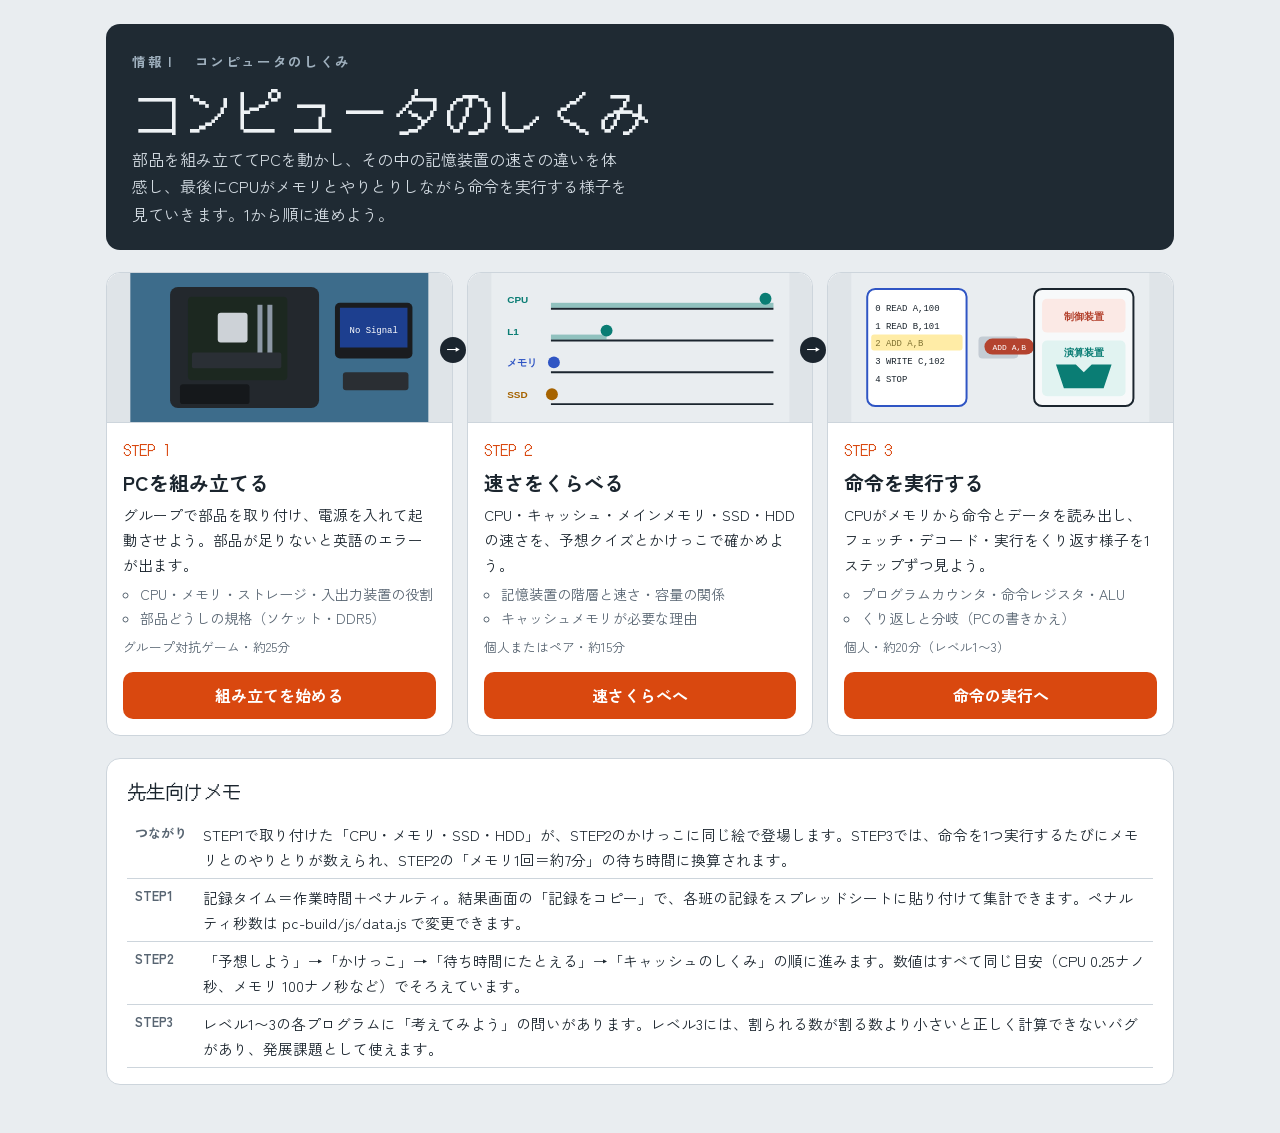
<file: index.html>
<!DOCTYPE html>
<html lang="ja">
<head>
<meta charset="utf-8">
<meta name="viewport" content="width=device-width, initial-scale=1, viewport-fit=cover">
<meta name="description" content="PCを組み立て、記憶装置の速さをくらべ、CPUが命令を実行するしくみを見る。情報Ⅰ「コンピュータのしくみ」の3ステップ教材">
<title>コンピュータのしくみ</title>
<link rel="preconnect" href="https://fonts.googleapis.com">
<link rel="preconnect" href="https://fonts.gstatic.com" crossorigin>
<link rel="stylesheet" href="https://fonts.googleapis.com/css2?family=DotGothic16&family=Zen+Kaku+Gothic+New:wght@400;500;700&display=swap">
<style>
/* Layout: 見出し → 3ステップを左から右へ（狭い画面では縦） → 先生向けメモ */
:root {
  --paper: #e9edf0; --panel: #ffffff; --ink: #1b252e; --muted: #586572; --line: #cdd5dc;
  --accent: #d9480f; --hud: #1f2a33; --hud-ink: #eef2f5; --hud-muted: #9fb0be;
  --f-display: "DotGothic16", "Zen Kaku Gothic New", "Hiragino Sans", "Yu Gothic", sans-serif;
  --f-body: "Zen Kaku Gothic New", "Hiragino Sans", "Yu Gothic", "Meiryo", sans-serif;
  color-scheme: light;
}
* { box-sizing: border-box; }
html, body { margin: 0; }
body { background: var(--paper); color: var(--ink); font-family: var(--f-body); font-size: 16px; line-height: 1.7; }
.wrap { max-width: 1100px; margin: 0 auto; padding-inline: 16px; padding-block: 24px 48px; display: grid; gap: 22px; }
.hero { background: var(--hud); color: var(--hud-ink); border-radius: 14px; padding: 26px 26px 22px; display: grid; gap: 8px; }
.hero .eyebrow { margin: 0; color: var(--hud-muted); font-size: .85rem; letter-spacing: .12em; font-weight: 700; }
h1 { font-family: var(--f-display); font-weight: 400; font-size: clamp(2rem, 6vw, 3.1rem); line-height: 1.15; margin: 0; letter-spacing: .04em; }
.hero p { margin: 0; max-width: 62ch; color: #d3dbe2; }
.steps { list-style: none; margin: 0; padding: 0; display: grid; grid-template-columns: repeat(3, minmax(0, 1fr)); gap: 14px; counter-reset: s; }
.card { position: relative; background: var(--panel); border: 1px solid var(--line); border-radius: 14px; overflow: hidden; display: grid; grid-template-rows: auto 1fr auto; min-width: 0; }
.card .pic { background: #dfe4e8; display: grid; place-items: center; height: 150px; border-bottom: 1px solid var(--line); }
.card .pic svg { width: 100%; height: 100%; display: block; }
.card .body { padding: 14px 16px; display: grid; gap: 6px; align-content: start; }
.card .no { font-family: var(--f-display); color: var(--accent); font-size: .95rem; }
.card h2 { margin: 0; font-size: 1.25rem; line-height: 1.35; }
.card p { margin: 0; font-size: .92rem; }
.card .learn { margin: 0; padding-left: 1.2em; font-size: .88rem; color: var(--muted); }
.card .meta { font-size: .8rem; color: var(--muted); }
.card a.go { margin: 0 16px 16px; display: block; text-align: center; background: var(--accent); color: #fff; font-weight: 700; text-decoration: none; padding: 10px; border-radius: 10px; }
.card a.go:focus-visible { outline: 3px solid #ffd43b; outline-offset: 2px; }
.card:not(:last-child)::after { content: "→"; position: absolute; right: -14px; top: 64px; z-index: 2; width: 26px; height: 26px; border-radius: 50%; background: var(--ink); color: #fff; display: grid; place-items: center; font-weight: 700; font-size: .9rem; }
.card { overflow: visible; }
.card .pic { border-radius: 14px 14px 0 0; overflow: hidden; }
.teacher { background: var(--panel); border: 1px solid var(--line); border-radius: 14px; padding: 16px 20px; display: grid; gap: 8px; }
.teacher h2 { margin: 0; font-family: var(--f-display); font-weight: 400; font-size: 1.2rem; }
.teacher table { border-collapse: collapse; width: 100%; font-size: .92rem; }
.teacher th, .teacher td { text-align: left; padding: 6px 8px; border-bottom: 1px solid var(--line); vertical-align: top; }
.teacher th { white-space: nowrap; color: var(--muted); font-size: .82rem; }
.teacher p { margin: 0; font-size: .88rem; color: var(--muted); }
.tbl { overflow-x: auto; }
@media (max-width: 820px) {
  .steps { grid-template-columns: minmax(0, 1fr); }
  .card:not(:last-child)::after { content: "↓"; right: 50%; top: auto; bottom: -20px; transform: translateX(50%); }
}
</style>
</head>
<body>
<div class="wrap">
  <header class="hero">
    <p class="eyebrow">情報Ⅰ　コンピュータのしくみ</p>
    <h1>コンピュータのしくみ</h1>
    <p>部品を組み立ててPCを動かし、その中の記憶装置の速さの違いを体感し、最後にCPUがメモリとやりとりしながら命令を実行する様子を見ていきます。1から順に進めよう。</p>
  </header>

  <ol class="steps">
    <li class="card">
      <div class="pic" aria-hidden="true">
        <svg viewBox="0 0 300 150"><rect width="300" height="150" fill="#3d6c8b"/><rect x="40" y="14" width="150" height="122" rx="8" fill="#23282d"/><rect x="58" y="24" width="100" height="84" rx="4" fill="#1c2820"/><rect x="88" y="40" width="30" height="30" rx="3" fill="#cdd2d7"/><rect x="128" y="32" width="5" height="56" fill="#8d98a5"/><rect x="138" y="32" width="5" height="56" fill="#8d98a5"/><rect x="62" y="80" width="90" height="16" rx="2" fill="#2a2f35"/><rect x="50" y="112" width="70" height="20" rx="3" fill="#15181b"/><rect x="206" y="30" width="78" height="56" rx="5" fill="#1a1c1f"/><rect x="211" y="35" width="68" height="40" fill="#1d3f8f"/><text x="245" y="60" font-size="9" fill="#fff" text-anchor="middle" font-family="monospace">No Signal</text><rect x="214" y="100" width="66" height="18" rx="3" fill="#2a2e33"/></svg>
      </div>
      <div class="body">
        <span class="no">STEP 1</span>
        <h2>PCを組み立てる</h2>
        <p>グループで部品を取り付け、電源を入れて起動させよう。部品が足りないと英語のエラーが出ます。</p>
        <ul class="learn"><li>CPU・メモリ・ストレージ・入出力装置の役割</li><li>部品どうしの規格（ソケット・DDR5）</li></ul>
        <span class="meta">グループ対抗ゲーム・約25分</span>
      </div>
      <a class="go" href="pc-build/index.html">組み立てを始める</a>
    </li>
    <li class="card">
      <div class="pic" aria-hidden="true">
        <svg viewBox="0 0 300 150"><rect width="300" height="150" fill="#e9edf0"/><g font-family="sans-serif" font-size="10" font-weight="700"><text x="16" y="30" fill="#0a7d74">CPU</text><text x="16" y="62" fill="#0a7d74">L1</text><text x="16" y="94" fill="#2f55c4">メモリ</text><text x="16" y="126" fill="#a66300">SSD</text></g><g stroke="#1b252e" stroke-width="2"><line x1="60" y1="36" x2="284" y2="36"/><line x1="60" y1="68" x2="284" y2="68"/><line x1="60" y1="100" x2="284" y2="100"/><line x1="60" y1="132" x2="284" y2="132"/></g><rect x="60" y="30" width="224" height="5" fill="#0a7d74" opacity=".4"/><circle cx="276" cy="26" r="6" fill="#0a7d74"/><rect x="60" y="62" width="56" height="5" fill="#0a7d74" opacity=".4"/><circle cx="116" cy="58" r="6" fill="#0a7d74"/><circle cx="63" cy="90" r="6" fill="#2f55c4"/><circle cx="61" cy="122" r="6" fill="#a66300"/></svg>
      </div>
      <div class="body">
        <span class="no">STEP 2</span>
        <h2>速さをくらべる</h2>
        <p>CPU・キャッシュ・メインメモリ・SSD・HDDの速さを、予想クイズとかけっこで確かめよう。</p>
        <ul class="learn"><li>記憶装置の階層と速さ・容量の関係</li><li>キャッシュメモリが必要な理由</li></ul>
        <span class="meta">個人またはペア・約15分</span>
      </div>
      <a class="go" href="memory-race.html">速さくらべへ</a>
    </li>
    <li class="card">
      <div class="pic" aria-hidden="true">
        <svg viewBox="0 0 300 150"><rect width="300" height="150" fill="#e9edf0"/><rect x="16" y="16" width="100" height="118" rx="8" fill="#fff" stroke="#2f55c4" stroke-width="2"/><g font-family="monospace" font-size="9" fill="#1b252e"><text x="24" y="38">0 READ A,100</text><text x="24" y="56">1 READ B,101</text><text x="24" y="74">2 ADD A,B</text><text x="24" y="92">3 WRITE C,102</text><text x="24" y="110">4 STOP</text></g><rect x="20" y="62" width="92" height="16" rx="3" fill="#ffd43b" opacity=".45"/><rect x="128" y="64" width="40" height="22" rx="4" fill="#c4ccd4"/><rect x="134" y="66" width="50" height="16" rx="8" fill="#b4432f"/><text x="159" y="78" font-size="8" fill="#fff" text-anchor="middle" font-family="monospace">ADD A,B</text><rect x="184" y="16" width="100" height="118" rx="8" fill="#f7f9fa" stroke="#1b252e" stroke-width="2"/><rect x="192" y="26" width="84" height="34" rx="5" fill="#fbe9e5"/><text x="234" y="47" font-size="10" text-anchor="middle" fill="#b4432f" font-family="sans-serif" font-weight="700">制御装置</text><rect x="192" y="68" width="84" height="56" rx="5" fill="#e1f3f1"/><polygon points="206,92 226,92 234,100 242,92 262,92 254,116 214,116" fill="#0a7d74"/><text x="234" y="84" font-size="10" text-anchor="middle" fill="#0a7d74" font-family="sans-serif" font-weight="700">演算装置</text></svg>
      </div>
      <div class="body">
        <span class="no">STEP 3</span>
        <h2>命令を実行する</h2>
        <p>CPUがメモリから命令とデータを読み出し、フェッチ・デコード・実行をくり返す様子を1ステップずつ見よう。</p>
        <ul class="learn"><li>プログラムカウンタ・命令レジスタ・ALU</li><li>くり返しと分岐（PCの書きかえ）</li></ul>
        <span class="meta">個人・約20分（レベル1〜3）</span>
      </div>
      <a class="go" href="calculater.html">命令の実行へ</a>
    </li>
  </ol>

  <section class="teacher" aria-label="先生向けメモ">
    <h2>先生向けメモ</h2>
    <div class="tbl">
      <table>
        <tr><th>つながり</th><td>STEP1で取り付けた「CPU・メモリ・SSD・HDD」が、STEP2のかけっこに同じ絵で登場します。STEP3では、命令を1つ実行するたびにメモリとのやりとりが数えられ、STEP2の「メモリ1回＝約7分」の待ち時間に換算されます。</td></tr>
        <tr><th>STEP1</th><td>記録タイム＝作業時間＋ペナルティ。結果画面の「記録をコピー」で、各班の記録をスプレッドシートに貼り付けて集計できます。ペナルティ秒数は pc-build/js/data.js で変更できます。</td></tr>
        <tr><th>STEP2</th><td>「予想しよう」→「かけっこ」→「待ち時間にたとえる」→「キャッシュのしくみ」の順に進みます。数値はすべて同じ目安（CPU 0.25ナノ秒、メモリ 100ナノ秒など）でそろえています。</td></tr>
        <tr><th>STEP3</th><td>レベル1〜3の各プログラムに「考えてみよう」の問いがあります。レベル3には、割られる数が割る数より小さいと正しく計算できないバグがあり、発展課題として使えます。</td></tr>
      </table>
    </div>
  </section>
</div>
</body>
</html>
</file>
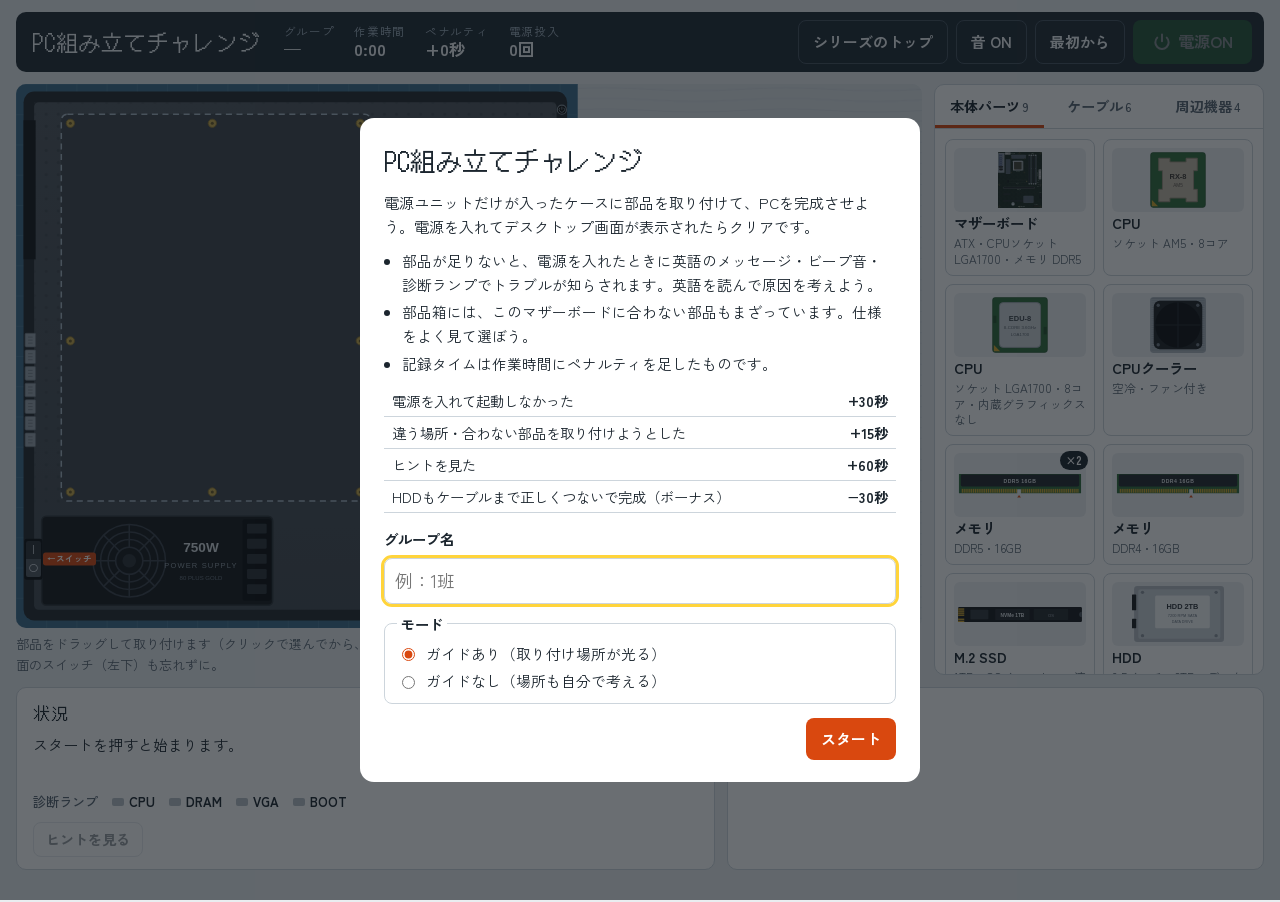
<file: pc-build/index.html>
<!DOCTYPE html>
<html lang="ja">
<head>
<meta charset="utf-8">
<meta name="viewport" content="width=device-width, initial-scale=1, viewport-fit=cover">
<meta name="description" content="部品を組み合わせてPCを組み立て、電源を入れて起動させるグループ対抗ゲーム。足りない部品があると実機と同じようなエラーが出ます。">
<title>PC組み立てチャレンジ</title>
<link rel="preconnect" href="https://fonts.googleapis.com">
<link rel="preconnect" href="https://fonts.gstatic.com" crossorigin>
<link rel="stylesheet" href="https://fonts.googleapis.com/css2?family=DotGothic16&family=VT323&family=Zen+Kaku+Gothic+New:wght@400;500;700&display=swap">
<link rel="stylesheet" href="css/style.css">
</head>
<body>
<div class="app">
  <header class="hud">
    <h1 class="title">PC組み立てチャレンジ</h1>
    <dl class="hud-stats">
      <div><dt>グループ</dt><dd id="hudGroup">—</dd></div>
      <div><dt>作業時間</dt><dd class="num" id="hudTime">0:00</dd></div>
      <div><dt>ペナルティ</dt><dd class="num" id="hudPen">+0秒</dd></div>
      <div><dt>電源投入</dt><dd class="num" id="hudTries">0回</dd></div>
    </dl>
    <div class="hud-actions">
      <a class="btn ghost" href="../index.html">シリーズのトップ</a>
      <button type="button" class="btn ghost" id="soundBtn" aria-pressed="true">音 ON</button>
      <button type="button" class="btn ghost" id="restartBtn">最初から</button>
      <button type="button" class="btn power" id="powerBtn" disabled>
        <svg viewBox="0 0 24 24" aria-hidden="true"><path d="M12 3v8M6.3 6.8a8 8 0 1 0 11.4 0" fill="none" stroke="currentColor" stroke-width="2.4" stroke-linecap="round"/></svg>
        <span id="powerLabel">電源ON</span>
      </button>
    </div>
  </header>

  <main class="layout">
    <section class="stage-col" aria-label="作業台">
      <div class="stage" id="stage">
        <img class="bg" src="images/workbench.svg" alt="電源ユニットだけが入ったPCケースと作業台">
        <div class="layer" id="placedLayer"></div>
        <svg class="layer cables" id="cableLayer" viewBox="0 0 1200 720" preserveAspectRatio="none" aria-hidden="true"></svg>
        <div class="layer targets" id="targetLayer"></div>
        <div class="board-leds" id="boardLeds" hidden>
          <span data-led="0"></span><span data-led="1"></span><span data-led="2"></span><span data-led="3"></span>
        </div>
        <span class="case-led" id="caseLed" aria-hidden="true"></span>
        <button type="button" class="psu-switch" id="psuSwitch" aria-pressed="false" title="電源ユニットのスイッチ">
          <span class="rocker"><i>｜</i><i>○</i></span>
        </button>
        <div class="screen" id="screen" hidden title="クリックで拡大"></div>
      </div>
      <p class="help">部品をドラッグして取り付けます（クリックで選んでから、置き場所をクリックしてもOK）。取り付けた部品をクリックすると外せます。電源ユニット背面のスイッチ（左下）も忘れずに。</p>
    </section>

    <aside class="tray" aria-label="部品箱">
      <div class="tabs" id="tabs" role="tablist"></div>
      <div class="cards" id="cards"></div>
    </aside>
  </main>

  <section class="below">
    <div class="panel status">
      <h2>状況</h2>
      <p id="obs" class="obs">スタートを押すと始まります。</p>
      <div class="led-row" aria-label="マザーボードの診断ランプ">
        <span class="led-title">診断ランプ</span>
        <span class="led" data-led="0"><i></i>CPU</span>
        <span class="led" data-led="1"><i></i>DRAM</span>
        <span class="led" data-led="2"><i></i>VGA</span>
        <span class="led" data-led="3"><i></i>BOOT</span>
      </div>
      <div class="hint-box">
        <button type="button" class="btn small" id="hintBtn" disabled>ヒントを見る</button>
        <p id="hintText" class="hint-text" hidden></p>
      </div>
    </div>
    <div class="panel">
      <h2>電源投入の記録</h2>
      <ol class="log" id="log"><li class="empty">まだ電源を入れていません。</li></ol>
    </div>
  </section>
</div>

<!-- スタート画面 -->
<div class="modal" id="startModal" role="dialog" aria-modal="true" aria-labelledby="startTitle">
  <div class="sheet">
    <h2 id="startTitle" class="sheet-title">PC組み立てチャレンジ</h2>
    <p>電源ユニットだけが入ったケースに部品を取り付けて、PCを完成させよう。電源を入れてデスクトップ画面が表示されたらクリアです。</p>
    <ul class="rules">
      <li>部品が足りないと、電源を入れたときに英語のメッセージ・ビープ音・診断ランプでトラブルが知らされます。英語を読んで原因を考えよう。</li>
      <li>部品箱には、このマザーボードに合わない部品もまざっています。仕様をよく見て選ぼう。</li>
      <li>記録タイムは作業時間にペナルティを足したものです。</li>
    </ul>
    <table class="pen-table" id="penTable"></table>
    <form id="startForm" class="start-form">
      <label for="groupName">グループ名</label>
      <input id="groupName" type="text" maxlength="20" placeholder="例：1班" autocomplete="off" required>
      <fieldset>
        <legend>モード</legend>
        <label class="radio"><input type="radio" name="mode" id="modeGuide" value="guide" checked> ガイドあり（取り付け場所が光る）</label>
        <label class="radio"><input type="radio" name="mode" id="modeHard" value="hard"> ガイドなし（場所も自分で考える）</label>
      </fieldset>
      <div class="sheet-actions">
        <button type="button" class="btn ghost-dark" id="cancelStart" hidden>閉じる</button>
        <button type="submit" class="btn primary">スタート</button>
      </div>
    </form>
  </div>
</div>

<!-- 結果画面 -->
<div class="modal" id="resultModal" hidden role="dialog" aria-modal="true" aria-labelledby="resultTitle">
  <div class="sheet wide">
    <p class="eyebrow">起動成功</p>
    <h2 id="resultTitle" class="sheet-title"><span id="resGroup"></span> の記録</h2>
    <p class="big-time num" id="resTime">0:00.0</p>
    <table class="breakdown" id="resTable"></table>
    <h3>出会ったトラブルと解説</h3>
    <ul class="troubles" id="resTroubles"></ul>
    <textarea id="copyArea" class="copy-area" readonly hidden></textarea>
    <div class="sheet-actions">
      <button type="button" class="btn ghost-dark" id="copyBtn">記録をコピー</button>
      <button type="button" class="btn ghost-dark" id="againBtn">もう一度</button>
      <a class="btn primary" href="../memory-race.html">次へ：② 速さをくらべる →</a>
    </div>
  </div>
</div>

<!-- 画面の拡大 -->
<div class="modal" id="zoomModal" hidden role="dialog" aria-modal="true" aria-label="モニター画面の拡大">
  <div class="zoom-wrap">
    <div class="screen big" id="zoomScreen"></div>
    <button type="button" class="btn primary" id="zoomClose">閉じる</button>
  </div>
</div>

<div class="toast" id="toast" role="status" aria-live="polite"></div>

<script src="js/data.js"></script>
<script src="js/app.js"></script>
</body>
</html>
</file>
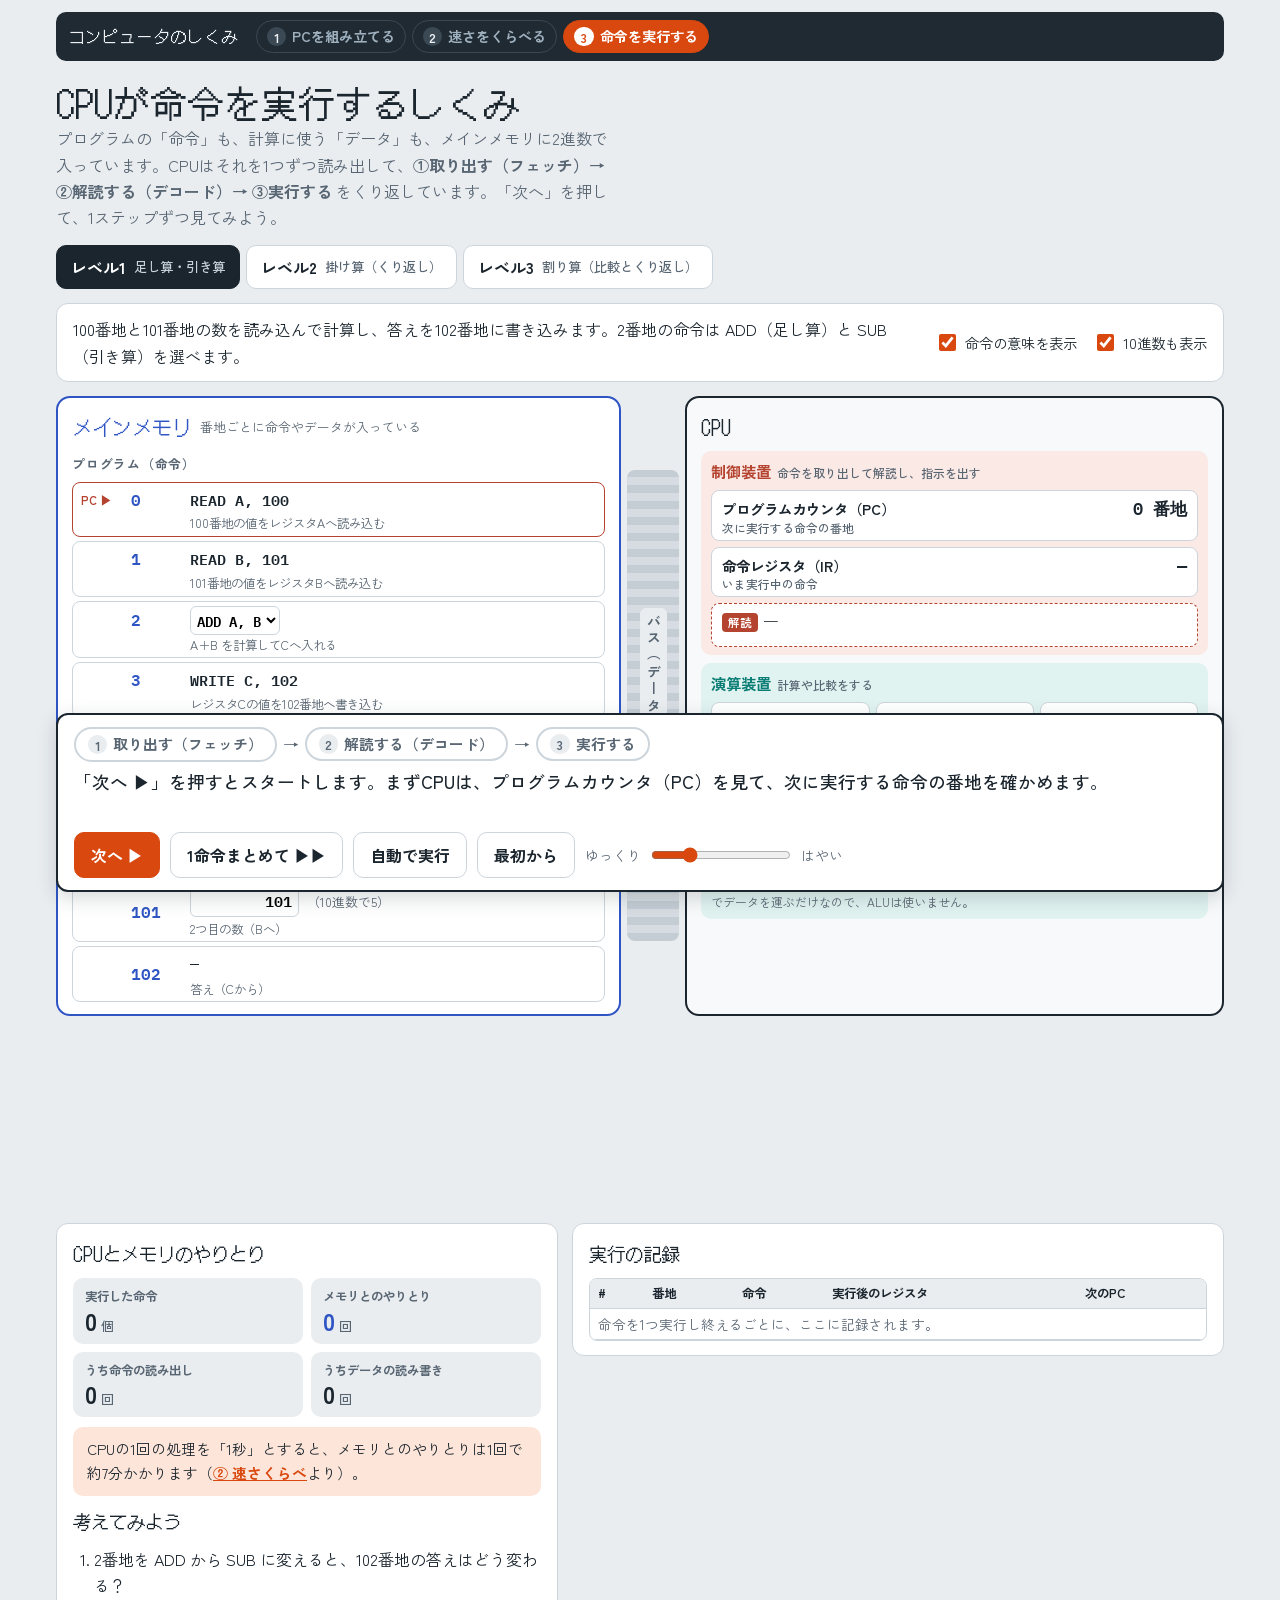
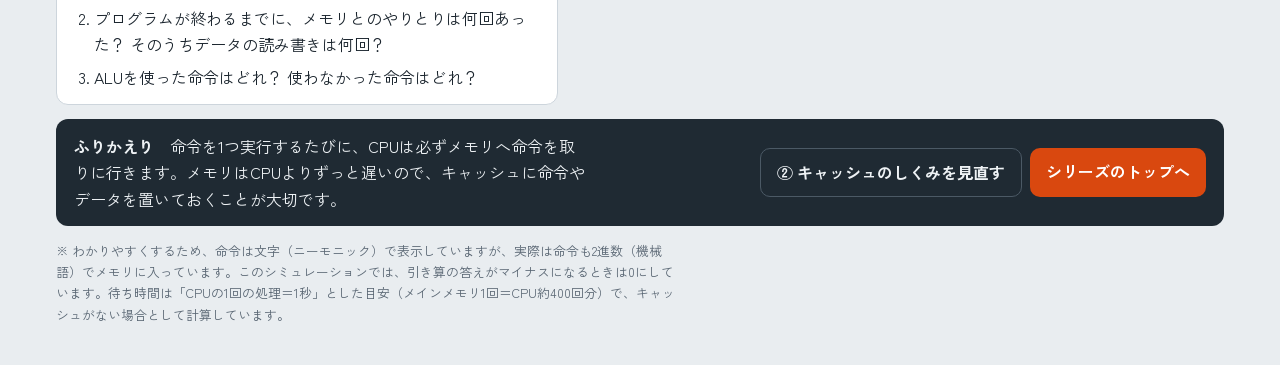
<file: calculater.html>
<!DOCTYPE html>
<html lang="ja">
<head>
<meta charset="utf-8">
<meta name="viewport" content="width=device-width, initial-scale=1, viewport-fit=cover">
<meta name="description" content="CPUがメインメモリから命令とデータを読み出し、フェッチ・デコード・実行をくり返す様子を1ステップずつ見られるシミュレータ">
<title>CPUが命令を実行するしくみ</title>
<link rel="preconnect" href="https://fonts.googleapis.com">
<link rel="preconnect" href="https://fonts.gstatic.com" crossorigin>
<link rel="stylesheet" href="https://fonts.googleapis.com/css2?family=DotGothic16&family=IBM+Plex+Mono:wght@500;600&family=Zen+Kaku+Gothic+New:wght@400;500;700&display=swap">
<style>
/* Layout: 左にメインメモリ、中央にバス、右にCPU。下に「いま起きていること」と記録。シリーズ共通の配色 */
:root {
  --paper: #e9edf0; --panel: #ffffff; --ink: #1b252e; --muted: #586572; --line: #cdd5dc;
  --accent: #d9480f; --accent-soft: #fde6d9; --ok: #2b8a3e; --bad: #c92a2a; --bad-soft: #fbe4e4;
  --hud: #1f2a33; --hud-ink: #eef2f5; --hud-muted: #9fb0be;
  --mem: #2f55c4; --mem-soft: #e6ecfb; --ctrl: #b4432f; --ctrl-soft: #fbe9e5; --alu: #0a7d74; --alu-soft: #e1f3f1;
  --hl: #ffd43b; --hl-soft: #fff4c2;
  --f-display: "DotGothic16", "Zen Kaku Gothic New", "Hiragino Sans", "Yu Gothic", sans-serif;
  --f-body: "Zen Kaku Gothic New", "Hiragino Sans", "Yu Gothic", "Meiryo", sans-serif;
  --f-code: "IBM Plex Mono", "Consolas", "Menlo", monospace;
  color-scheme: light;
}
* { box-sizing: border-box; }
html, body { margin: 0; }
[hidden] { display: none !important; }
body { background: var(--paper); color: var(--ink); font-family: var(--f-body); font-size: 16px; line-height: 1.65; }
button, input, select { font: inherit; }
.num { font-variant-numeric: tabular-nums; }
.wrap { max-width: 1200px; margin: 0 auto; padding-inline: 16px; padding-block: 12px 40px; display: grid; gap: 14px; }

.series { background: var(--hud); color: var(--hud-ink); border-radius: 10px; padding: 8px 12px; display: flex; flex-wrap: wrap; align-items: center; gap: 6px 14px; }
.series .home { color: var(--hud-ink); font-family: var(--f-display); text-decoration: none; font-size: 1.05rem; margin-right: 4px; }
.series ol { list-style: none; margin: 0; padding: 0; display: flex; flex-wrap: wrap; gap: 6px; }
.series a.step { display: inline-flex; align-items: center; gap: 6px; color: var(--hud-muted); text-decoration: none; padding: 4px 10px; border-radius: 99px; font-size: .88rem; font-weight: 700; border: 1px solid #3b4955; }
.series a.step b { display: inline-grid; place-items: center; width: 1.5em; height: 1.5em; border-radius: 50%; background: #3b4955; color: var(--hud-ink); font-size: .8rem; }
.series a.step[aria-current="page"] { color: #fff; background: var(--accent); border-color: var(--accent); }
.series a.step[aria-current="page"] b { background: #fff; color: var(--accent); }
.series a:focus-visible { outline: 3px solid var(--hl); outline-offset: 2px; }

h1 { font-family: var(--f-display); font-weight: 400; font-size: clamp(1.6rem, 4vw, 2.3rem); line-height: 1.25; margin: 4px 0 0; text-wrap: balance; }
.lead { margin: 0; color: var(--muted); max-width: 70ch; }

.tabs { display: flex; flex-wrap: wrap; gap: 6px; }
.tab { border: 1px solid var(--line); background: var(--panel); color: var(--ink); padding: 8px 14px; border-radius: 10px; font-weight: 700; cursor: pointer; display: inline-flex; gap: 8px; align-items: center; }
.tab small { font-weight: 500; color: var(--muted); }
.tab[aria-selected="true"] { background: var(--ink); color: #fff; border-color: var(--ink); }
.tab[aria-selected="true"] small { color: #c9d3dc; }
.tab:focus-visible, .btn:focus-visible, select:focus-visible, input:focus-visible { outline: 3px solid var(--hl); outline-offset: 2px; }

.mission { background: var(--panel); border: 1px solid var(--line); border-radius: 12px; padding: 12px 16px; display: flex; flex-wrap: wrap; gap: 8px 18px; align-items: center; }
.mission p { margin: 0; flex: 1 1 32ch; }
.mission .opts { display: flex; flex-wrap: wrap; gap: 6px 16px; font-size: .9rem; }
.mission label { display: inline-flex; gap: 6px; align-items: center; cursor: pointer; }
.mission input[type=checkbox] { accent-color: var(--accent); width: 17px; height: 17px; }

/* ---- シミュレータ ---- */
.sim { position: relative; display: grid; grid-template-columns: minmax(0, 1.05fr) 64px minmax(0, 1fr); gap: 0; align-items: stretch; }
.box { background: var(--panel); border: 2px solid var(--line); border-radius: 14px; padding: 12px 14px; display: grid; gap: 8px; align-content: start; min-width: 0; }
.box > h2 { margin: 0; font-family: var(--f-display); font-weight: 400; font-size: 1.25rem; display: flex; align-items: center; gap: 8px; }
.box > h2 small { font-family: var(--f-body); font-size: .8rem; color: var(--muted); }
.mem { border-color: var(--mem); }
.mem > h2 { color: var(--mem); }
.cpu { border-color: var(--ink); background: #f7f9fa; }
.area { font-size: .8rem; font-weight: 700; color: var(--muted); letter-spacing: .06em; margin-top: 2px; }
.cells { list-style: none; margin: 0; padding: 0; display: grid; gap: 4px; }
.cell { display: grid; grid-template-columns: 2.6rem 3.2rem minmax(0, 1fr); gap: 2px 8px; align-items: center; border: 1px solid var(--line); border-radius: 8px; padding: 4px 8px; background: var(--panel); min-height: 2.4rem; position: relative; transition: background .2s, border-color .2s; }
.cell .pcm { font-size: .72rem; font-weight: 700; color: var(--ctrl); visibility: hidden; white-space: nowrap; }
.cell.pc .pcm { visibility: visible; }
.cell.pc { border-color: var(--ctrl); }
.cell .addr { font-family: var(--f-code); font-weight: 600; color: var(--mem); }
.cell .code { font-family: var(--f-code); font-weight: 600; font-size: .95rem; white-space: nowrap; }
.cell .mean { grid-column: 3; font-size: .78rem; color: var(--muted); line-height: 1.35; }
.hide-mean .cell .mean { display: none; }
.cell select { font-family: var(--f-code); font-weight: 600; font-size: .9rem; padding: 1px 2px; border: 1px solid var(--line); border-radius: 6px; background: #fff; }
.dcell { grid-template-columns: 2.6rem 3.2rem minmax(0, 1fr); }
.dval { display: flex; flex-wrap: wrap; gap: 4px 8px; align-items: center; min-width: 0; }
.dval input { width: 7.2em; font-family: var(--f-code); font-weight: 600; font-size: .95rem; padding: 2px 6px; border: 1px solid var(--line); border-radius: 6px; text-align: right; }
.dval input.invalid { border-color: var(--bad); background: var(--bad-soft); }
.dval input:disabled { background: var(--paper); color: var(--ink); }
.dval .out { font-family: var(--f-code); font-weight: 600; font-size: .95rem; min-width: 4em; }
.dval .dec { font-size: .8rem; color: var(--muted); }
.dval .role { font-size: .78rem; color: var(--muted); flex-basis: 100%; line-height: 1.3; }
.hide-dec .dec { display: none; }

.bus { position: relative; display: grid; place-items: center; }
.bus::before { content: ""; position: absolute; left: 6px; right: 6px; top: 12%; bottom: 12%; background: repeating-linear-gradient(0deg, #c4ccd4 0 8px, #d6dce2 8px 16px); border-radius: 8px; }
.bus span { position: relative; writing-mode: vertical-rl; font-weight: 700; font-size: .85rem; color: var(--muted); background: var(--paper); padding: 6px 2px; border-radius: 6px; letter-spacing: .2em; }

.unit { border-radius: 10px; padding: 8px 10px; display: grid; gap: 6px; }
.unit h3 { margin: 0; font-size: .95rem; display: flex; align-items: baseline; gap: 6px; }
.unit h3 small { font-weight: 500; font-size: .75rem; color: var(--muted); }
.ctrl { background: var(--ctrl-soft); }
.ctrl h3 { color: var(--ctrl); }
.calc { background: var(--alu-soft); }
.calc h3 { color: var(--alu); }
.reg { display: grid; grid-template-columns: minmax(0, 1fr) auto; gap: 2px 8px; align-items: baseline; background: #fff; border: 1px solid var(--line); border-radius: 8px; padding: 4px 10px; transition: background .2s, border-color .2s; }
.reg .rn { font-weight: 700; font-size: .9rem; }
.reg .rn small { display: block; font-weight: 500; font-size: .74rem; color: var(--muted); line-height: 1.25; }
.reg .rv { font-family: var(--f-code); font-weight: 600; font-size: 1.05rem; text-align: right; }
.reg .rv .dec { display: block; font-family: var(--f-body); font-size: .76rem; color: var(--muted); font-weight: 500; }
.regs { display: grid; grid-template-columns: repeat(auto-fit, minmax(min(100%, 140px), 1fr)); gap: 6px; }
.regs .reg { grid-template-columns: minmax(0, 1fr); align-content: start; }
.regs .reg .rv { text-align: left; font-size: 1.15rem; }
.regs .reg .rn small { display: inline; margin-left: 4px; }
.decode { background: #fff; border: 1px dashed var(--ctrl); border-radius: 8px; padding: 6px 10px; font-size: .86rem; min-height: 3.2em; }
.decode .k { display: inline-block; font-size: .72rem; font-weight: 700; color: #fff; background: var(--ctrl); border-radius: 4px; padding: 0 6px; margin-right: 6px; }
.decode code { font-family: var(--f-code); font-weight: 600; }
.alu-box { position: relative; margin-inline: auto; width: min(260px, 100%); background: var(--alu); color: #fff; clip-path: polygon(0 0, 38% 0, 50% 22%, 62% 0, 100% 0, 82% 100%, 18% 100%); padding: 18px 10px 10px; text-align: center; transition: filter .2s; }
.alu-box b { display: block; font-size: .85rem; letter-spacing: .08em; }
.alu-box .expr { font-family: var(--f-code); font-weight: 600; font-size: 1rem; min-height: 1.5em; }
.alu-note { margin: 0; font-size: .75rem; color: var(--muted); line-height: 1.4; }

.hl { background: var(--hl-soft) !important; border-color: #e0a800 !important; box-shadow: 0 0 0 3px rgba(255, 212, 59, .55); }
.alu-box.hl { filter: drop-shadow(0 0 6px #ffd43b) brightness(1.08); box-shadow: none; }

.packet { position: absolute; z-index: 20; left: 0; top: 0; pointer-events: none; padding: 3px 10px; border-radius: 99px; font-family: var(--f-code); font-weight: 600; font-size: .9rem; color: #fff; white-space: nowrap; box-shadow: 0 4px 10px rgba(0,0,0,.25); transform: translate(-50%, -50%); }
.packet.inst { background: var(--ctrl); }
.packet.data { background: var(--mem); }
.packet.calc { background: var(--alu); }

/* ---- 段階とことば ---- */
.stage { position: sticky; bottom: calc(8px + env(safe-area-inset-bottom, 0px)); z-index: 30; display: grid; gap: 8px; background: var(--panel); border: 2px solid var(--ink); border-radius: 12px; padding: 12px 16px; box-shadow: 0 6px 20px rgba(27, 37, 46, .18); }
.phases { display: flex; flex-wrap: wrap; gap: 6px; align-items: center; }
.ph { display: inline-flex; align-items: center; gap: 6px; border: 2px solid var(--line); border-radius: 99px; padding: 3px 12px; font-weight: 700; color: var(--muted); font-size: .92rem; }
.ph b { display: inline-grid; place-items: center; width: 1.5em; height: 1.5em; border-radius: 50%; background: var(--paper); font-size: .8rem; }
.ph.on { color: #fff; background: var(--ink); border-color: var(--ink); }
.ph.on b { background: var(--accent); color: #fff; }
.arrow { color: var(--muted); }
.say { margin: 0; font-size: 1.1rem; font-weight: 500; min-height: 3.1em; line-height: 1.5; }
.say.end { color: var(--ok); font-weight: 700; }
.say.err { color: var(--bad); font-weight: 700; }
.controls { display: flex; flex-wrap: wrap; gap: 8px 10px; align-items: center; }
.btn { border: 1px solid var(--line); background: var(--panel); color: var(--ink); border-radius: 10px; padding: 9px 16px; font-weight: 700; cursor: pointer; }
.btn.primary { background: var(--accent); border-color: var(--accent); color: #fff; }
.btn:disabled { opacity: .45; cursor: default; }
.speed { display: inline-flex; gap: 8px; align-items: center; font-size: .85rem; color: var(--muted); }
.speed input { accent-color: var(--accent); width: 140px; }

/* ---- 集計と記録 ---- */
.bottom { display: grid; grid-template-columns: minmax(0, 1fr) minmax(0, 1.3fr); gap: 14px; align-items: start; }
.panel { background: var(--panel); border: 1px solid var(--line); border-radius: 12px; padding: 14px 16px; display: grid; gap: 10px; min-width: 0; }
.panel h2 { margin: 0; font-family: var(--f-display); font-weight: 400; font-size: 1.15rem; }
.stats { display: grid; grid-template-columns: repeat(2, minmax(0, 1fr)); gap: 8px; margin: 0; }
.stats div { background: var(--paper); border-radius: 10px; padding: 8px 12px; }
.stats dt { font-size: .78rem; color: var(--muted); font-weight: 700; }
.stats dd { margin: 0; font-size: 1.5rem; font-weight: 700; font-variant-numeric: tabular-nums; line-height: 1.2; }
.stats dd small { font-size: .8rem; color: var(--muted); font-weight: 500; }
.stats .memstat dd { color: var(--mem); }
.wait { background: var(--accent-soft); border-radius: 10px; padding: 10px 14px; font-size: .92rem; }
.wait p { margin: 0; }
.wait a { color: var(--accent); font-weight: 700; }
.trace-wrap { overflow-x: auto; max-height: 340px; overflow-y: auto; border: 1px solid var(--line); border-radius: 8px; }
.trace { border-collapse: collapse; width: 100%; font-size: .85rem; }
.trace th, .trace td { padding: 4px 8px; border-bottom: 1px solid var(--line); text-align: left; white-space: nowrap; }
.trace th { position: sticky; top: 0; background: var(--paper); font-size: .78rem; }
.trace td.c { font-family: var(--f-code); font-weight: 600; }
.trace td.n { text-align: right; font-variant-numeric: tabular-nums; }
.trace tr.jump td { background: var(--ctrl-soft); }
.trace .empty td { color: var(--muted); white-space: normal; }
.think { margin: 0; padding-left: 1.3em; display: grid; gap: 6px; }
.next { display: flex; flex-wrap: wrap; gap: 10px 18px; align-items: center; justify-content: space-between; background: var(--hud); color: var(--hud-ink); border-radius: 12px; padding: 14px 18px; }
.next p { margin: 0; max-width: 64ch; }
.next .links { display: flex; flex-wrap: wrap; gap: 8px; }
.next a { background: var(--accent); color: #fff; text-decoration: none; font-weight: 700; padding: 10px 16px; border-radius: 10px; white-space: nowrap; }
.next a.sub { background: transparent; border: 1px solid #4b5965; color: var(--hud-ink); }
.next a:focus-visible { outline: 3px solid var(--hl); outline-offset: 2px; }
footer { font-size: .8rem; color: var(--muted); }
footer p { margin: 0; max-width: 90ch; }

@media (max-width: 860px) {
  .sim { grid-template-columns: minmax(0, 1fr); }
  .bus { height: 54px; }
  .bus::before { left: 12%; right: 12%; top: 6px; bottom: 6px; background: repeating-linear-gradient(90deg, #c4ccd4 0 8px, #d6dce2 8px 16px); }
  .bus span { writing-mode: horizontal-tb; padding: 2px 10px; }
  .bottom { grid-template-columns: minmax(0, 1fr); }
}
@media (prefers-reduced-motion: reduce) { .packet { display: none; } }
</style>
</head>
<body>
<div class="wrap">
  <nav class="series" aria-label="シリーズ：コンピュータのしくみ">
    <a class="home" href="index.html">コンピュータのしくみ</a>
    <ol>
      <li><a class="step" href="pc-build/index.html"><b>1</b>PCを組み立てる</a></li>
      <li><a class="step" href="memory-race.html"><b>2</b>速さをくらべる</a></li>
      <li><a class="step" href="calculater.html" aria-current="page"><b>3</b>命令を実行する</a></li>
    </ol>
  </nav>

  <header>
    <h1>CPUが命令を実行するしくみ</h1>
    <p class="lead">プログラムの「命令」も、計算に使う「データ」も、メインメモリに2進数で入っています。CPUはそれを1つずつ読み出して、<b>①取り出す（フェッチ）→ ②解読する（デコード）→ ③実行する</b> をくり返しています。「次へ」を押して、1ステップずつ見てみよう。</p>
  </header>

  <div class="tabs" role="tablist" aria-label="レベル" id="tabs"></div>

  <div class="mission">
    <p id="summary"></p>
    <div class="opts">
      <label><input type="checkbox" id="optMean" checked> 命令の意味を表示</label>
      <label><input type="checkbox" id="optDec" checked> 10進数も表示</label>
    </div>
  </div>

  <div class="sim" id="sim">
    <section class="box mem" aria-label="メインメモリ">
      <h2>メインメモリ <small>番地ごとに命令やデータが入っている</small></h2>
      <div class="area">プログラム（命令）</div>
      <ol class="cells" id="prog"></ol>
      <div class="area">データ（2進数で入力できます）</div>
      <ol class="cells" id="data"></ol>
    </section>
    <div class="bus" aria-hidden="true"><span>バス（データの通り道）</span></div>
    <section class="box cpu" aria-label="CPU">
      <h2>CPU</h2>
      <div class="unit ctrl">
        <h3>制御装置 <small>命令を取り出して解読し、指示を出す</small></h3>
        <div class="reg" id="regPC"><span class="rn">プログラムカウンタ（PC）<small>次に実行する命令の番地</small></span><span class="rv" id="vPC">0</span></div>
        <div class="reg" id="regIR"><span class="rn">命令レジスタ（IR）<small>いま実行中の命令</small></span><span class="rv" id="vIR">—</span></div>
        <div class="decode" id="decode"><span class="k">解読</span>—</div>
      </div>
      <div class="unit calc">
        <h3>演算装置 <small>計算や比較をする</small></h3>
        <div class="regs" id="regs"></div>
        <div class="alu-box" id="alu"><b>ALU（算術論理演算装置）</b><div class="expr" id="aluExpr">—</div></div>
        <p class="alu-note">ALUを使うのは、計算や比較をする命令だけです。READ・WRITEはメモリとレジスタの間でデータを運ぶだけなので、ALUは使いません。</p>
      </div>
    </section>
  </div>

  <section class="stage" aria-label="いま起きていること">
    <div class="phases" aria-hidden="true">
      <span class="ph" id="ph1"><b>1</b>取り出す（フェッチ）</span><span class="arrow">→</span>
      <span class="ph" id="ph2"><b>2</b>解読する（デコード）</span><span class="arrow">→</span>
      <span class="ph" id="ph3"><b>3</b>実行する</span>
    </div>
    <p class="say" id="say" aria-live="polite"></p>
    <div class="controls">
      <button class="btn primary" id="btnStep">次へ ▶</button>
      <button class="btn" id="btnInst">1命令まとめて ▶▶</button>
      <button class="btn" id="btnPlay">自動で実行</button>
      <button class="btn" id="btnReset">最初から</button>
      <label class="speed" for="speed">ゆっくり <input type="range" id="speed" min="1" max="5" step="1" value="2"> はやい</label>
    </div>
  </section>

  <div class="bottom">
    <section class="panel" aria-label="集計">
      <h2>CPUとメモリのやりとり</h2>
      <dl class="stats">
        <div><dt>実行した命令</dt><dd><span id="sInst">0</span><small> 個</small></dd></div>
        <div class="memstat"><dt>メモリとのやりとり</dt><dd><span id="sMem">0</span><small> 回</small></dd></div>
        <div><dt>うち命令の読み出し</dt><dd><span id="sFetch">0</span><small> 回</small></dd></div>
        <div><dt>うちデータの読み書き</dt><dd><span id="sData">0</span><small> 回</small></dd></div>
      </dl>
      <div class="wait"><p id="waitText"></p></div>
      <h2>考えてみよう</h2>
      <ol class="think" id="think"></ol>
    </section>
    <section class="panel" aria-label="実行の記録">
      <h2>実行の記録</h2>
      <div class="trace-wrap">
        <table class="trace">
          <thead><tr><th>#</th><th>番地</th><th>命令</th><th>実行後のレジスタ</th><th>次のPC</th></tr></thead>
          <tbody id="trace"></tbody>
        </table>
      </div>
    </section>
  </div>

  <div class="next">
    <p><b>ふりかえり</b>　命令を1つ実行するたびに、CPUは必ずメモリへ命令を取りに行きます。メモリはCPUよりずっと遅いので、キャッシュに命令やデータを置いておくことが大切です。</p>
    <div class="links">
      <a class="sub" href="memory-race.html#cache">② キャッシュのしくみを見直す</a>
      <a href="index.html">シリーズのトップへ</a>
    </div>
  </div>

  <footer>
    <p>※ わかりやすくするため、命令は文字（ニーモニック）で表示していますが、実際は命令も2進数（機械語）でメモリに入っています。このシミュレーションでは、引き算の答えがマイナスになるときは0にしています。待ち時間は「CPUの1回の処理＝1秒」とした目安（メインメモリ1回＝CPU約400回分）で、キャッシュがない場合として計算しています。</p>
  </footer>
</div>

<script>
(function () {
  'use strict';
  const $ = (id) => document.getElementById(id);
  const esc = (s) => String(s).replace(/[&<>"]/g, (c) => ({ '&': '&amp;', '<': '&lt;', '>': '&gt;', '"': '&quot;' }[c]));
  const MEM_COST = 400;    // メインメモリ1回 ＝ CPUの約400回分（速さくらべと同じ値）
  const LOOP_LIMIT = 80;  // 無限ループ対策

  /* ---------------- レベル（プログラム） ---------------- */
  const LEVELS = [
    {
      id: 'l1', title: 'レベル1', sub: '足し算・引き算',
      summary: '100番地と101番地の数を読み込んで計算し、答えを102番地に書き込みます。2番地の命令は ADD（足し算）と SUB（引き算）を選べます。',
      prog: ['READ A, 100', 'READ B, 101', { select: ['ADD A, B', 'SUB A, B'] }, 'WRITE C, 102', 'STOP'],
      regs: [['A', '1つ目の数'], ['B', '2つ目の数'], ['C', '計算結果']],
      data: [{ a: 100, role: '1つ目の数（Aへ）', init: '1010' }, { a: 101, role: '2つ目の数（Bへ）', init: '101' }, { a: 102, role: '答え（Cから）' }],
      think: [
        '2番地を ADD から SUB に変えると、102番地の答えはどう変わる？',
        'プログラムが終わるまでに、メモリとのやりとりは何回あった？ そのうちデータの読み書きは何回？',
        'ALUを使った命令はどれ？ 使わなかった命令はどれ？'
      ]
    },
    {
      id: 'l2', title: 'レベル2', sub: '掛け算（くり返し）',
      summary: '「Bを D回 足す」ことで B×D を計算します。4番地の JNZ 命令がPCを2番地に書きかえることで、同じ命令がくり返されます。',
      prog: ['READ D, 101', 'READ B, 100', 'ACC B', 'DEC D', 'JNZ D, 2', 'WRITE C, 102', 'STOP'],
      regs: [['B', '足す数'], ['C', '合計'], ['D', 'のこりの回数']],
      data: [{ a: 100, role: '足す数（Bへ）', init: '10' }, { a: 101, role: '回数（Dへ）', init: '11' }, { a: 102, role: '答え（Cから）' }],
      think: [
        'JNZ命令でPCが書きかわるのは、どんなとき？ 記録の色のついた行に注目しよう。',
        '回数を 11（3回）から 101（5回）にすると、2〜4番地の命令は何回くり返される？ メモリとのやりとりはどれだけ増える？',
        'コンピュータが掛け算を「足し算のくり返し」で計算できるのはなぜだろう？'
      ]
    },
    {
      id: 'l3', title: 'レベル3', sub: '割り算（比較とくり返し）',
      summary: '割られる数Rから割る数Bを引けるだけ引き、引いた回数Qを数えます。Qが商、最後に残ったRが余りです。4番地の JGE 命令で「まだ引けるか」を比べます。',
      prog: ['READ R, 100', 'READ B, 101', 'SUBR R, B', 'INC Q', 'JGE R, B, 2', 'WRITE Q, 102', 'WRITE R, 103', 'STOP'],
      regs: [['R', '割られる数→余り'], ['B', '割る数'], ['Q', '商（引いた回数）']],
      data: [{ a: 100, role: '割られる数（Rへ）', init: '1101' }, { a: 101, role: '割る数（Bへ）', init: '100' }, { a: 102, role: '商（Qから）' }, { a: 103, role: '余り（Rから）' }],
      think: [
        '13÷4（1101 ÷ 100）の商と余りを確かめよう。',
        '割られる数が割る数より小さいとき（たとえば 11 ÷ 100）、結果は正しくなる？ ならないなら、プログラムのどこに問題があるだろう？',
        '割る数を 0 にするとどうなる？ 実際のコンピュータでも、0で割らないように気をつける理由を考えよう。'
      ]
    }
  ];

  /* ---------------- 状態 ---------------- */
  let L = LEVELS[0];
  let S = null;
  let busy = false;
  let playing = false;

  function freshState() {
    const regs = {};
    L.regs.forEach(([r]) => { regs[r] = 0; });
    return { pc: 0, ir: '', irAddr: null, regs, out: {}, queue: [], halted: false, started: false,
             stats: { inst: 0, fetch: 0, data: 0 }, trace: [], err: null };
  }

  /* ---------------- 表示 ---------------- */
  const bin = (v) => (v >>> 0).toString(2);
  const showDec = () => $('optDec').checked;
  const numHTML = (v) => `${bin(v)}<span class="dec">（10進数で${v}）</span>`;

  function instText(i) {
    const p = L.prog[i];
    if (typeof p === 'string') return p;
    const sel = document.getElementById('sel' + i);
    return sel ? sel.value : p.select[0];
  }
  function parse(text) {
    const m = text.trim().split(/\s+/);
    const op = m[0];
    const args = text.trim().slice(op.length).split(',').map((s) => s.trim()).filter(Boolean);
    return { op, args };
  }
  const OPS = {
    READ:  { name: '読み込み',   mean: (a) => `${a[1]}番地の値をレジスタ${a[0]}へ読み込む` },
    WRITE: { name: '書き込み',   mean: (a) => `レジスタ${a[0]}の値を${a[1]}番地へ書き込む` },
    ADD:   { name: '足し算',     mean: (a) => `${a[0]}＋${a[1]} を計算してCへ入れる` },
    SUB:   { name: '引き算',     mean: (a) => `${a[0]}－${a[1]} を計算してCへ入れる` },
    ACC:   { name: '足し込み',   mean: (a) => `C＋${a[0]} を計算してCへ入れる` },
    DEC:   { name: '1減らす',    mean: (a) => `${a[0]}から1を引く` },
    INC:   { name: '1増やす',    mean: (a) => `${a[0]}に1を足す` },
    SUBR:  { name: '引き算（上書き）', mean: (a) => `${a[0]}－${a[1]} を計算して${a[0]}へ入れる` },
    JNZ:   { name: '0でなければジャンプ', mean: (a) => `${a[0]}が0でなければ${a[1]}番地へもどる` },
    JGE:   { name: '以上ならジャンプ', mean: (a) => `${a[0]}≧${a[1]} なら${a[2]}番地へもどる` },
    STOP:  { name: '停止',       mean: () => 'プログラムを終わる' }
  };
  const meaning = (text) => { const { op, args } = parse(text); return OPS[op] ? OPS[op].mean(args) : ''; };

  function renderTabs() {
    $('tabs').innerHTML = LEVELS.map((lv) =>
      `<button class="tab" role="tab" aria-selected="${lv === L}" data-id="${lv.id}">${lv.title}<small>${esc(lv.sub)}</small></button>`).join('');
  }
  $('tabs').addEventListener('click', (e) => {
    const b = e.target.closest('.tab');
    if (!b) return;
    const lv = LEVELS.find((x) => x.id === b.dataset.id);
    if (lv && lv !== L) { stopPlay(); whenIdle(() => { L = lv; build(); }); }
  });

  function build() {
    renderTabs();
    $('summary').textContent = L.summary;
    $('prog').innerHTML = L.prog.map((p, i) => {
      const code = typeof p === 'string' ? esc(p)
        : `<select id="sel${i}" aria-label="${i}番地の命令">${p.select.map((o) => `<option>${esc(o)}</option>`).join('')}</select>`;
      return `<li class="cell" id="m${i}"><span class="pcm">PC ▶</span><span class="addr">${i}</span><span class="code">${code}</span><span class="mean" id="mean${i}">${esc(meaning(instText(i)))}</span></li>`;
    }).join('');
    L.prog.forEach((p, i) => {
      if (typeof p !== 'string') $('sel' + i).addEventListener('change', () => { $('mean' + i).textContent = meaning(instText(i)); });
    });
    $('data').innerHTML = L.data.map((d) => {
      const val = d.init !== undefined
        ? `<input type="text" id="in${d.a}" value="${d.init}" inputmode="numeric" maxlength="8" aria-label="${d.a}番地の値（2進数）"><span class="dec" id="dec${d.a}"></span>`
        : `<span class="out" id="out${d.a}">—</span><span class="dec" id="odec${d.a}"></span>`;
      return `<li class="cell dcell" id="d${d.a}"><span class="pcm"></span><span class="addr">${d.a}</span><span class="dval">${val}<span class="role">${esc(d.role)}</span></span></li>`;
    }).join('');
    L.data.forEach((d) => {
      if (d.init === undefined) return;
      const inp = $('in' + d.a);
      inp.addEventListener('input', () => { validate(inp); updateDec(); });
    });
    $('regs').innerHTML = L.regs.map(([r, role]) =>
      `<div class="reg" id="reg${r}"><span class="rn">レジスタ${r}<small>${esc(role)}</small></span><span class="rv" id="v${r}"></span></div>`).join('');
    $('think').innerHTML = L.think.map((t) => `<li>${esc(t)}</li>`).join('');
    reset();
  }

  function validate(inp) {
    const ok = /^[01]{1,8}$/.test(inp.value.trim());
    inp.classList.toggle('invalid', !ok);
    return ok;
  }
  function inputValue(a) { return parseInt($('in' + a).value.trim(), 2); }
  function updateDec() {
    L.data.forEach((d) => {
      if (d.init !== undefined) {
        const inp = $('in' + d.a);
        $('dec' + d.a).textContent = validate(inp) ? `（10進数で${inputValue(d.a)}）` : '0と1だけ、8けたまで';
      }
    });
  }

  function render() {
    L.prog.forEach((_, i) => $('m' + i).classList.toggle('pc', !S.halted && S.pc === i));
    $('vPC').textContent = S.pc + ' 番地';
    $('vIR').textContent = S.ir || '—';
    L.regs.forEach(([r]) => { $('v' + r).innerHTML = numHTML(S.regs[r]); });
    L.data.forEach((d) => {
      if (d.init === undefined) {
        const v = S.out[d.a];
        $('out' + d.a).textContent = v === undefined ? '—' : bin(v);
        $('odec' + d.a).textContent = v === undefined ? '' : `（10進数で${v}）`;
      } else {
        $('in' + d.a).disabled = S.started;
      }
    });
    const st = S.stats;
    $('sInst').textContent = st.inst;
    $('sMem').textContent = st.fetch + st.data;
    $('sFetch').textContent = st.fetch;
    $('sData').textContent = st.data;
    const m = st.fetch + st.data;
    $('waitText').innerHTML = m === 0
      ? 'CPUの1回の処理を「1秒」とすると、メモリとのやりとりは1回で約7分かかります（<a href="memory-race.html#wait">② 速さくらべ</a>より）。'
      : `CPUの1回の処理を「1秒」とすると、ここまでの計算そのものは約${st.inst}秒ですが、メモリとのやりとり${m}回の待ち時間は <b>約${dur(m * MEM_COST)}</b>。CPUはほとんどの時間、メモリを待っていることになります。`;
    renderTrace();
    const busyNow = busy || playing;
    $('btnStep').disabled = S.halted || busyNow;
    $('btnInst').disabled = S.halted || busyNow;
    $('btnPlay').disabled = S.halted && !playing;
    $('btnPlay').textContent = playing ? '一時停止' : '自動で実行';
    document.body.classList.toggle('hide-dec', !showDec());
    document.body.classList.toggle('hide-mean', !$('optMean').checked);
  }
  function dur(s) {
    if (s < 60) return Math.round(s) + '秒';
    if (s < 3600) return Math.round(s / 60) + '分';
    const h = Math.floor(s / 3600), mm = Math.round((s % 3600) / 60);
    return h + '時間' + (mm ? mm + '分' : '');
  }
  function renderTrace() {
    const tb = $('trace');
    if (!S.trace.length) { tb.innerHTML = '<tr class="empty"><td colspan="5">命令を1つ実行し終えるごとに、ここに記録されます。</td></tr>'; return; }
    tb.innerHTML = S.trace.map((t, k) =>
      `<tr class="${t.jump ? 'jump' : ''}"><td class="n">${k + 1}</td><td class="n">${t.addr}</td><td class="c">${esc(t.text)}</td><td class="c">${esc(t.regs)}</td><td class="n">${t.next}${t.jump ? ' ↩' : ''}</td></tr>`).join('');
    const wrap = tb.closest('.trace-wrap');
    wrap.scrollTop = wrap.scrollHeight;
  }

  function setPhase(n) { [1, 2, 3].forEach((i) => $('ph' + i).classList.toggle('on', i === n)); }
  function say(text, cls) { const el = $('say'); el.innerHTML = text; el.className = 'say' + (cls ? ' ' + cls : ''); }
  function clearHl() { document.querySelectorAll('.hl').forEach((el) => el.classList.remove('hl')); }
  function hl(...ids) { ids.forEach((id) => { const el = $(id); if (el) el.classList.add('hl'); }); }

  /* ---------------- アニメーション ---------------- */
  const speedMs = () => [0, 1100, 750, 480, 280, 140][+$('speed').value];
  const sleep = (ms) => new Promise((r) => setTimeout(r, ms));
  let fast = false;
  function fly(fromId, toId, text, kind) {
    const ms = fast ? Math.min(220, speedMs()) : speedMs();
    const reduce = window.matchMedia('(prefers-reduced-motion: reduce)').matches;
    if (reduce || ms < 30) return Promise.resolve();
    const sim = $('sim').getBoundingClientRect();
    const a = $(fromId).getBoundingClientRect();
    const b = $(toId).getBoundingClientRect();
    const p = document.createElement('div');
    p.className = 'packet ' + kind;
    p.textContent = text;
    $('sim').appendChild(p);
    const x0 = a.left + a.width / 2 - sim.left, y0 = a.top + a.height / 2 - sim.top;
    const x1 = b.left + b.width / 2 - sim.left, y1 = b.top + b.height / 2 - sim.top;
    const anim = p.animate([
      { transform: `translate(${x0}px, ${y0}px) translate(-50%, -50%)` },
      { transform: `translate(${x1}px, ${y1}px) translate(-50%, -50%)` }
    ], { duration: ms, easing: 'ease-in-out', fill: 'forwards' });
    return anim.finished.then(() => p.remove(), () => p.remove());
  }

  /* ---------------- 1命令分のステップを組み立てる ---------------- */
  function regsText() { return L.regs.map(([r]) => `${r}=${bin(S.regs[r])}`).join(' '); }

  function enqueueInstruction() {
    const addr = S.pc;
    S.lastJump = false;
    if (addr >= L.prog.length) { S.halted = true; return; }
    const q = [];
    q.push({ ph: 1, run: async () => {
      hl('regPC', 'm' + addr);
      say(`プログラムカウンタ（PC）を見ると <b>${addr}番地</b>。次はメモリの${addr}番地にある命令を実行します。`);
    } });
    q.push({ ph: 1, run: async () => {
      const text = instText(addr);
      hl('m' + addr);
      say(`メモリの${addr}番地から命令「<code>${esc(text)}</code>」を読み出し、バスを通ってCPUへ送ります。<b>（メモリとのやりとり）</b>`);
      await fly('m' + addr, 'regIR', text, 'inst');
      S.ir = text; S.irAddr = addr; S.stats.fetch++;
      hl('regIR');
    } });
    q.push({ ph: 1, run: async () => {
      S.pc = addr + 1;
      hl('regPC');
      say(`命令を受け取ったので、PCを1つ進めて <b>${S.pc}</b> にします。次の命令の番地を先に準備しておくためです。`);
    } });
    q.push({ ph: 2, run: async () => {
      const { op, args } = parse(S.ir);
      hl('regIR', 'decode');
      const info = OPS[op];
      $('decode').innerHTML = `<span class="k">命令の種類</span><code>${esc(op)}</code>（${esc(info.name)}）　<span class="k">対象</span><code>${esc(args.join(', ') || 'なし')}</code><br>→ ${esc(info.mean(args))}`;
      say(`命令レジスタの「<code>${esc(S.ir)}</code>」を解読します。「${esc(op)}」は<b>${esc(info.name)}</b>の命令で、${esc(info.mean(args))}という意味です。`);
    } });
    execSteps(q, addr);
    q.push({ ph: 3, final: true, run: async () => {} });
    S.queue = q;
  }

  function execSteps(q, addr) {
    const { op, args } = parse(instText(addr));
    const R = (r) => 'reg' + r;
    const done = (jump) => { S.lastJump = !!jump; };
    const toALU = (regs, msg) => q.push({ ph: 3, run: async () => {
      say(msg);
      await Promise.all(regs.map((r) => fly(R(r), 'alu', bin(S.regs[r]), 'calc')));
      hl(...regs.map(R), 'alu');
    } });
    const calc = (expr, f, dest, msg) => {
      q.push({ ph: 3, run: async () => {
        const v = f();
        S.alu = v;
        $('aluExpr').textContent = expr() + ' = ' + bin(v.val);
        hl('alu');
        say(msg(v));
      } });
      if (dest) q.push({ ph: 3, run: async () => {
        await fly('alu', R(dest), bin(S.alu.val), 'calc');
        S.regs[dest] = S.alu.val;
        hl(R(dest));
        say(`計算結果 <b>${numHTML(S.alu.val)}</b> をレジスタ${dest}に入れます。`);
      } });
    };
    const dec = (v) => (showDec() ? `（${v}）` : '');
    switch (op) {
      case 'READ': {
        const [r, a] = args;
        q.push({ ph: 3, run: async () => {
          const v = inputValue(a);
          say(`メモリの${a}番地のデータ <b>${bin(v)}</b>${dec(v)} を読み出し、バスを通ってレジスタ${r}に入れます。<b>（メモリとのやりとり）</b>`);
          hl('d' + a);
          await fly('d' + a, R(r), bin(v), 'data');
          S.regs[r] = v; S.stats.data++;
          hl(R(r)); done();
        } });
        break;
      }
      case 'WRITE': {
        const [r, a] = args;
        q.push({ ph: 3, run: async () => {
          const v = S.regs[r];
          say(`レジスタ${r}の値 <b>${bin(v)}</b>${dec(v)} を、バスを通ってメモリの${a}番地に書き込みます。<b>（メモリとのやりとり）</b>`);
          hl(R(r));
          await fly(R(r), 'd' + a, bin(v), 'data');
          S.out[a] = v; S.stats.data++;
          hl('d' + a); done();
        } });
        break;
      }
      case 'ADD': case 'SUB': {
        const [x, y] = args;
        const plus = op === 'ADD';
        toALU([x, y], `レジスタ${x}と${y}の値を、計算をする装置（ALU）へ送ります。`);
        calc(() => `${bin(S.regs[x])} ${plus ? '+' : '−'} ${bin(S.regs[y])}`,
          () => { const raw = plus ? S.regs[x] + S.regs[y] : S.regs[x] - S.regs[y]; return { val: Math.max(raw, 0), neg: raw < 0 }; },
          'C', (v) => `ALUで ${x}${plus ? '＋' : '－'}${y} を計算します：${bin(S.regs[x])}${dec(S.regs[x])} ${plus ? '＋' : '－'} ${bin(S.regs[y])}${dec(S.regs[y])} ＝ <b>${bin(v.val)}</b>${dec(v.val)}${v.neg ? '（マイナスになるので0にしています）' : ''}`);
        break;
      }
      case 'ACC': {
        const [y] = args;
        toALU(['C', y], `レジスタCと${y}の値をALUへ送ります。`);
        calc(() => `${bin(S.regs.C)} + ${bin(S.regs[y])}`, () => ({ val: S.regs.C + S.regs[y] }), 'C',
          (v) => `ALUで C＋${y} を計算します：${bin(S.regs.C)}${dec(S.regs.C)} ＋ ${bin(S.regs[y])}${dec(S.regs[y])} ＝ <b>${bin(v.val)}</b>${dec(v.val)}`);
        break;
      }
      case 'SUBR': {
        const [x, y] = args;
        toALU([x, y], `レジスタ${x}と${y}の値をALUへ送ります。`);
        calc(() => `${bin(S.regs[x])} − ${bin(S.regs[y])}`,
          () => { const raw = S.regs[x] - S.regs[y]; return { val: Math.max(raw, 0), neg: raw < 0 }; }, x,
          (v) => `ALUで ${x}－${y} を計算します：${bin(S.regs[x])}${dec(S.regs[x])} － ${bin(S.regs[y])}${dec(S.regs[y])} ＝ <b>${bin(v.val)}</b>${dec(v.val)}${v.neg ? '（マイナスになるので0にしています）' : ''}`);
        break;
      }
      case 'INC': case 'DEC': {
        const [x] = args;
        const up = op === 'INC';
        toALU([x], `レジスタ${x}の値をALUへ送ります。`);
        calc(() => `${bin(S.regs[x])} ${up ? '+' : '−'} 1`, () => ({ val: Math.max(S.regs[x] + (up ? 1 : -1), 0) }), x,
          (v) => `ALUで ${x}${up ? '＋' : '－'}1 を計算します：${bin(S.regs[x])}${dec(S.regs[x])} ${up ? '＋' : '－'} 1 ＝ <b>${bin(v.val)}</b>${dec(v.val)}`);
        break;
      }
      case 'JNZ': {
        const [x, to] = args;
        q.push({ ph: 3, run: async () => {
          hl(R(x), 'alu');
          $('aluExpr').textContent = `${bin(S.regs[x])} = 0 ?`;
          say(`ALUで、レジスタ${x}が0かどうかを調べます。いまの${x}は <b>${bin(S.regs[x])}</b>${dec(S.regs[x])} です。`);
        } });
        q.push({ ph: 3, run: async () => {
          if (S.regs[x] !== 0) {
            S.pc = +to; hl('regPC', 'm' + to);
            say(`${x}は0ではないので、<b>PCを ${to} に書きかえます</b>。次は${to}番地にもどり、同じ命令をくり返します。これが「くり返し（ループ）」のしくみです。`);
            done(true);
          } else {
            hl('regPC');
            say(`${x}が0になったので、PCは書きかえません。くり返しを終えて、次の${S.pc}番地へ進みます。`);
            done(false);
          }
        } });
        break;
      }
      case 'JGE': {
        const [x, y, to] = args;
        q.push({ ph: 3, run: async () => {
          await Promise.all([fly(R(x), 'alu', bin(S.regs[x]), 'calc'), fly(R(y), 'alu', bin(S.regs[y]), 'calc')]);
          hl(R(x), R(y), 'alu');
          $('aluExpr').textContent = `${bin(S.regs[x])} ≥ ${bin(S.regs[y])} ?`;
          say(`ALUで、${x}（${bin(S.regs[x])}${dec(S.regs[x])}）が ${y}（${bin(S.regs[y])}${dec(S.regs[y])}）以上かどうかを比べます。`);
        } });
        q.push({ ph: 3, run: async () => {
          if (S.regs[x] >= S.regs[y]) {
            S.pc = +to; hl('regPC', 'm' + to);
            say(`${x}≧${y} なので、まだ引けます。<b>PCを ${to} に書きかえて</b>、${to}番地にもどります。`);
            done(true);
          } else {
            hl('regPC');
            say(`${x}＜${y} なので、もう引けません。PCは書きかえず、次の${S.pc}番地へ進みます。`);
            done(false);
          }
        } });
        break;
      }
      case 'STOP':
        q.push({ ph: 3, run: async () => {
          S.halted = true;
          const outs = L.data.filter((d) => d.init === undefined)
            .map((d) => `${d.a}番地に <b>${S.out[d.a] === undefined ? '（なし）' : numHTML(S.out[d.a])}</b>`).join('、');
          say(`STOP命令なので、プログラムを終わります。結果：${outs}`, 'end');
          done();
        } });
        break;
      default:
        q.push({ ph: 3, run: async () => { say('この命令は知りません。', 'err'); S.halted = true; } });
    }
  }

  /* ---------------- 実行 ---------------- */
  function inputsOk() {
    let ok = true;
    L.data.forEach((d) => { if (d.init !== undefined && !validate($('in' + d.a))) ok = false; });
    if (!ok) say('データの欄には 0 と 1 だけを、8けたまで入力してください（赤くなっている欄を直そう）。', 'err');
    return ok;
  }
  async function step() {
    if (S.halted) return false;
    if (!S.started) { if (!inputsOk()) return false; S.started = true; }
    if (!S.queue.length) enqueueInstruction();
    if (S.halted) { render(); return false; }
    const s = S.queue.shift();
    clearHl();
    setPhase(s.ph);
    busy = true; render();
    try { await s.run(); } finally { busy = false; }
    if (s.final) finishInstruction();
    else if (!S.queue.length || S.queue[0].final) { const f = S.queue.shift(); if (f) finishInstruction(); }
    render();
    return !S.halted;
  }
  function finishInstruction() {
    S.stats.inst++;
    S.trace.push({ addr: S.irAddr, text: S.ir, regs: regsText(), next: S.halted ? '終了' : S.pc, jump: S.lastJump });
    if (!S.halted && S.stats.inst >= LOOP_LIMIT) {
      S.halted = true;
      say(`命令を${LOOP_LIMIT}回実行しても終わらないので止めました。くり返しが終わらない「無限ループ」になっているようです。`, 'err');
    }
    if (S.halted) setPhase(0);
  }
  async function stepInstruction() {
    if (S.halted) return;
    if (!S.queue.length) { const ok = await step(); if (!ok) return; }
    fast = true;
    try {
      while (S.queue.length && !S.halted) { const ok = await step(); if (!ok) break; await sleep(60); }
    } finally { fast = false; }
  }

  $('btnStep').addEventListener('click', () => step());
  $('btnInst').addEventListener('click', () => stepInstruction());
  $('btnReset').addEventListener('click', () => { stopPlay(); whenIdle(reset); });
  function whenIdle(fn) {
    if (!busy) { fn(); return; }
    const t = setInterval(() => { if (!busy) { clearInterval(t); fn(); } }, 50);
  }
  $('btnPlay').addEventListener('click', () => { if (playing) stopPlay(); else play(); });
  async function play() {
    if (S.halted) return;
    playing = true; render();
    while (playing && !S.halted) {
      const ok = await step();
      if (!ok) break;
      await sleep(speedMs() * 0.6 + 80);
    }
    playing = false; render();
  }
  function stopPlay() { playing = false; }
  $('optDec').addEventListener('change', render);
  $('optMean').addEventListener('change', render);

  function reset() {
    S = freshState();
    clearHl(); setPhase(0);
    $('decode').innerHTML = '<span class="k">解読</span>—';
    $('aluExpr').textContent = '—';
    document.querySelectorAll('.packet').forEach((p) => p.remove());
    updateDec();
    say('「次へ ▶」を押すとスタートします。まずCPUは、プログラムカウンタ（PC）を見て、次に実行する命令の番地を確かめます。');
    render();
  }

  window.CPUSIM_DEBUG = { state: () => S, level: (i) => { L = LEVELS[i]; build(); } };
  build();
})();
</script>
</body>
</html>
</file>
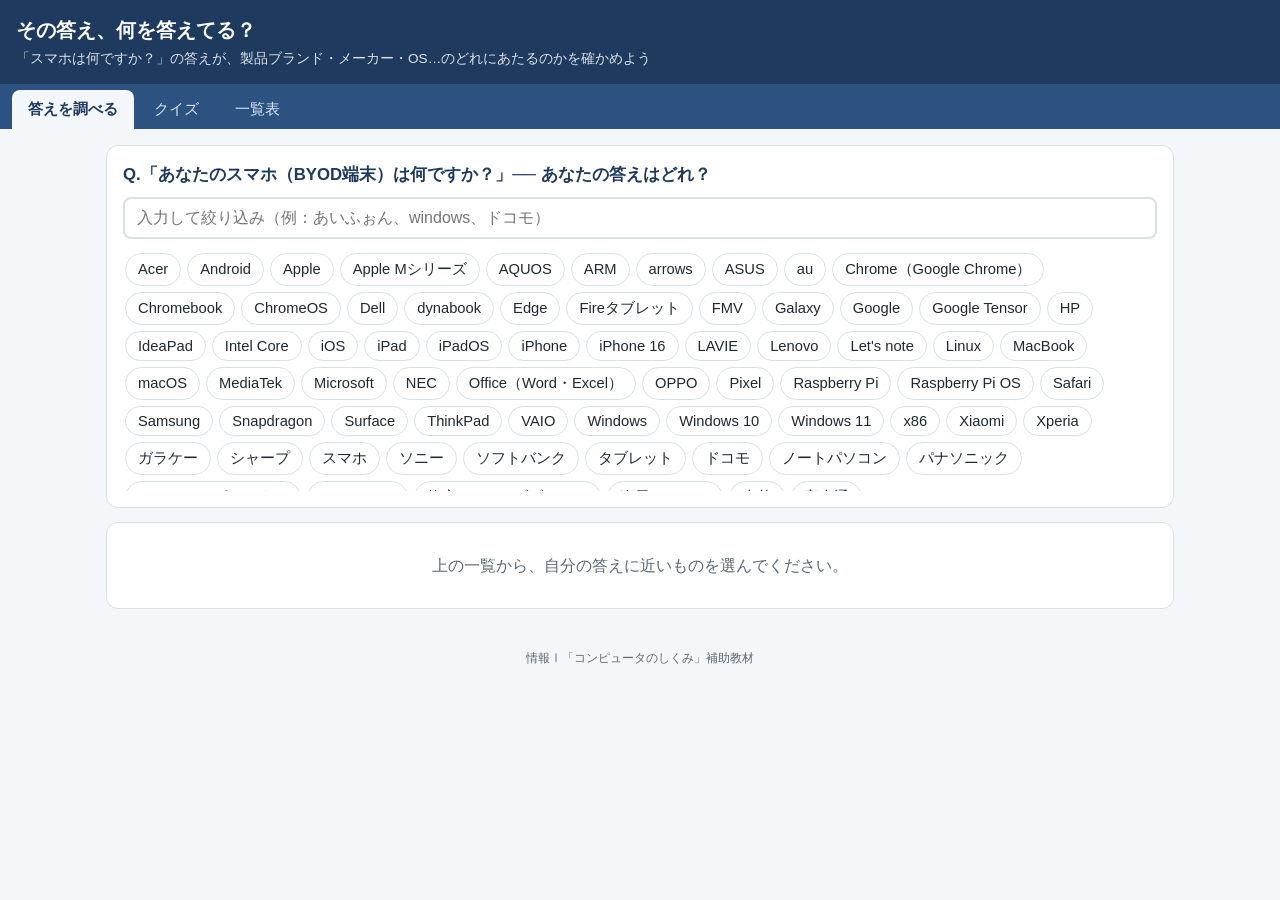
<file: device_checker.html>
<!DOCTYPE html>
<html lang="ja">
<head>
<meta charset="UTF-8">
<meta name="viewport" content="width=device-width, initial-scale=1">
<title>その答え、何を答えてる？｜端末の名前のしくみ</title>
<style>
:root{
  --navy:#1e3a5f; --navy2:#2c5282; --teal:#0f8b8d; --teal-l:#e6f4f4;
  --bg:#f4f7fa; --card:#fff; --ink:#1f2933; --sub:#5b6875; --line:#d8e0e8;
}
*{box-sizing:border-box}
body{margin:0;font-family:"Hiragino Sans","Hiragino Kaku Gothic ProN","Yu Gothic UI","Meiryo",sans-serif;background:var(--bg);color:var(--ink);line-height:1.6}
header{background:var(--navy);color:#fff;padding:14px 16px}
header h1{margin:0;font-size:1.25rem}
header p{margin:2px 0 0;font-size:.85rem;opacity:.85}
nav{display:flex;gap:4px;background:var(--navy2);padding:6px 12px 0;flex-wrap:wrap}
nav button{border:0;background:transparent;color:#dbe7f3;padding:9px 16px;font-size:.95rem;border-radius:8px 8px 0 0;cursor:pointer;font-family:inherit}
nav button.on{background:var(--bg);color:var(--navy);font-weight:700}
main{max-width:1100px;margin:0 auto;padding:16px}
.panel{display:none}.panel.on{display:block}
.card{background:var(--card);border:1px solid var(--line);border-radius:12px;padding:16px;margin-bottom:14px}
.q{font-size:1.05rem;font-weight:700;color:var(--navy);margin:0 0 8px}
.searchrow{display:flex;gap:8px;flex-wrap:wrap}
.searchrow input{flex:1;min-width:200px;font-size:1rem;padding:10px 12px;border:2px solid var(--line);border-radius:8px;font-family:inherit}
.searchrow input:focus{outline:none;border-color:var(--teal)}
.chips{display:flex;flex-wrap:wrap;gap:6px;margin-top:12px;max-height:240px;overflow:auto;padding:2px}
.chip{border:1px solid var(--line);background:#fff;border-radius:999px;padding:6px 12px;font-size:.92rem;cursor:pointer;font-family:inherit;color:var(--ink)}
.chip:hover{border-color:var(--teal);background:var(--teal-l)}
.chip.sel{background:var(--teal);color:#fff;border-color:var(--teal)}
.verdict{font-size:1.25rem;font-weight:700;margin:0 0 6px}
.badge{display:inline-block;color:#fff;border-radius:6px;padding:2px 10px;margin:0 4px;font-size:1.05rem}
.desc{color:var(--sub);margin:0 0 12px}
.grid2{display:grid;grid-template-columns:1.2fr 1fr;gap:14px}
@media (max-width:760px){.grid2{grid-template-columns:1fr}}
.stack{border:1px solid var(--line);border-radius:10px;overflow:hidden}
.grp{background:#eef2f6;font-size:.78rem;font-weight:700;color:var(--sub);padding:3px 10px;letter-spacing:.05em}
.layer{display:grid;grid-template-columns:130px 1fr;border-top:1px solid var(--line);font-size:.92rem}
.layer .ln{padding:7px 10px;background:#fafbfc;color:var(--sub);font-weight:600;border-right:1px solid var(--line)}
.layer .lv{padding:7px 10px}
.layer.hit .ln{color:#fff}
.layer.hit .lv{font-weight:700}
.box{border-radius:10px;padding:10px 12px;margin-bottom:10px;font-size:.95rem}
.box h4{margin:0 0 4px;font-size:.9rem}
.miss{background:#fff5f0;border:1px solid #f3c9b3}
.miss h4{color:#a0461d}
.better{background:var(--teal-l);border:1px solid #b5dcdc}
.better h4{color:var(--teal)}
.notebox{background:#f3f5f9;border:1px solid var(--line)}
.notebox h4{color:var(--navy)}
.empty{color:var(--sub);text-align:center;padding:30px 10px}
/* quiz */
.qhead{display:flex;justify-content:space-between;align-items:center;color:var(--sub);font-size:.9rem;flex-wrap:wrap;gap:6px}
.bubble{font-size:1.6rem;font-weight:700;text-align:center;margin:18px 0 6px;color:var(--navy)}
.bubble small{display:block;font-size:.9rem;color:var(--sub);font-weight:400}
.opts{display:grid;grid-template-columns:1fr 1fr;gap:10px;margin-top:14px}
@media (max-width:560px){.opts{grid-template-columns:1fr}}
.opt{padding:14px;font-size:1rem;border:2px solid var(--line);background:#fff;border-radius:10px;cursor:pointer;font-family:inherit;color:var(--ink)}
.opt:hover:not(:disabled){border-color:var(--teal)}
.opt.ok{background:#e3f6e8;border-color:#2f9e55;font-weight:700}
.opt.ng{background:#fde8e8;border-color:#d64545}
.fb{margin-top:14px}
.btn{background:var(--teal);color:#fff;border:0;border-radius:8px;padding:10px 20px;font-size:1rem;cursor:pointer;font-family:inherit}
.btn.sub{background:var(--navy)}
.center{text-align:center}
.score{font-size:2.4rem;font-weight:700;color:var(--teal);margin:10px 0}
/* table */
.tablewrap{overflow:auto;border:1px solid var(--line);border-radius:10px;background:#fff}
table{border-collapse:collapse;width:100%;font-size:.84rem;min-width:1000px}
th{background:var(--navy);color:#fff;position:sticky;top:0;padding:7px 8px;text-align:left;white-space:nowrap}
td{border-top:1px solid var(--line);padding:6px 8px;vertical-align:top}
tr.row{cursor:pointer}tr.row:hover td{background:var(--teal-l)}
.tbadge{display:inline-block;color:#fff;border-radius:4px;padding:0 6px;font-size:.78rem;white-space:nowrap}
.filter{display:flex;gap:6px;flex-wrap:wrap;margin-bottom:10px}
.filter button{border:1px solid var(--line);background:#fff;border-radius:999px;padding:4px 10px;font-size:.82rem;cursor:pointer;font-family:inherit}
.filter button.on{background:var(--navy);color:#fff;border-color:var(--navy)}
.legend{display:flex;flex-wrap:wrap;gap:6px;margin-top:6px}
footer{text-align:center;color:var(--sub);font-size:.78rem;padding:10px 0 24px}
</style>
</head>
<body>
<header>
  <h1>その答え、何を答えてる？</h1>
  <p>「スマホは何ですか？」の答えが、製品ブランド・メーカー・OS…のどれにあたるのかを確かめよう</p>
</header>
<nav>
  <button class="on" data-tab="look">答えを調べる</button>
  <button data-tab="quiz">クイズ</button>
  <button data-tab="table">一覧表</button>
</nav>
<main>

<!-- 調べる -->
<section class="panel on" id="p-look">
  <div class="card">
    <p class="q">Q.「あなたのスマホ（BYOD端末）は何ですか？」── あなたの答えはどれ？</p>
    <div class="searchrow">
      <input id="search" type="text" placeholder="入力して絞り込み（例：あいふぉん、windows、ドコモ）" autocomplete="off">
    </div>
    <div class="chips" id="chips"></div>
  </div>
  <div id="result"><div class="card empty">上の一覧から、自分の答えに近いものを選んでください。</div></div>
</section>

<!-- クイズ -->
<section class="panel" id="p-quiz">
  <div class="card" id="quizbox"></div>
</section>

<!-- 一覧表 -->
<section class="panel" id="p-table">
  <div class="card">
    <div class="filter" id="tfilter"></div>
    <div class="tablewrap"><table id="tbl"></table></div>
    <p style="font-size:.8rem;color:var(--sub);margin:8px 0 0">行をクリックすると「答えを調べる」で詳しく表示します。</p>
  </div>
</section>

</main>
<footer>情報Ⅰ「コンピュータのしくみ」補助教材</footer>

<script>
/* ===== 「何を答えているか」の種類 ===== */
const K = {
  brand:  {l:'製品ブランド',          c:'#0f8b8d', layer:'brand',
           d:'メーカーが付けた製品シリーズの名前です。どの会社の、どんな種類の端末かは分かりますが、具体的な機種までは分かりません。',
           m:'具体的な機種名（例：iPhone 16）や、OSのバージョン'},
  model:  {l:'機種名（モデル名）',    c:'#14a3a5', layer:'brand',
           d:'製品ブランドの中の、具体的な1機種の名前です。ここまで言えればかなり正確です。',
           m:'OSのバージョン（同じ機種でもアップデートで変わる）'},
  group:  {l:'製品群（端末カテゴリ名）', c:'#3c8dbc', layer:'brand',
           d:'特定のOSなどを載せた端末の「総称」です。複数のメーカーが作っているので、それだけではメーカーや機種は特定できません。',
           m:'メーカー名と機種名'},
  type:   {l:'端末分類',              c:'#6c7a89', layer:'type',
           d:'スマートフォン・タブレット・ノートPCといった、形や使い方による分類です。',
           m:'メーカー・製品名・OSのすべて'},
  maker:  {l:'メーカー名（会社名）',  c:'#1e3a5f', layer:'maker',
           d:'端末を作っている会社の名前です。1つの会社がいろいろな種類の端末を作っていることが多いので、それだけでは端末が決まりません。',
           m:'製品ブランド・端末の種類・OS'},
  os:     {l:'OS名',                  c:'#7b4fb3', layer:'os',
           d:'端末を動かす基本ソフトウェアの名前です。Android や Windows は多くのメーカーの端末に入っているので、それだけではどの端末か分かりません。',
           m:'メーカー名・製品名（どの端末なのか）'},
  osver:  {l:'OSのバージョン',        c:'#9b6fd3', layer:'os',
           d:'OSの版（世代）を表します。セキュリティ更新が続いているかを判断するのに大切な情報です。',
           m:'メーカー名・製品名'},
  kernel: {l:'OS基盤（カーネル）',    c:'#5b3a8c', layer:'kernel',
           d:'OSの中心部分です。たとえば Android や ChromeOS の土台には Linuxカーネルが使われています。',
           m:'OS名・製品名'},
  soc:    {l:'CPU・SoC（チップ）',    c:'#c0632b', layer:'soc',
           d:'計算を行う部品（プロセッサ）の名前です。スマホではCPU・GPUなどを1つのチップにまとめた SoC が使われています。',
           m:'製品名・OS'},
  isa:    {l:'命令セット（アーキテクチャ）', c:'#a0461d', layer:'isa',
           d:'CPUが理解できる機械語のルールの体系です。命令セットが違うと、同じ機械語のプログラムはそのままでは動きません。',
           m:'ほぼすべて（とても深い層の答えです）'},
  carrier:{l:'通信キャリア（回線）',  c:'#2f7d32', layer:'carrier',
           d:'電話やデータ通信の契約先で、端末そのものではありません。同じ iPhone でも、ドコモ・au・ソフトバンクなどどの回線でも使えます。',
           m:'端末に関する情報のすべて'},
  browser:{l:'ブラウザ（アプリ）',    c:'#b07d10', layer:'app',
           d:'Webページを見るためのアプリです。同じブラウザが多くのOSで使えるので、端末の名前にはなりません。',
           m:'端末やOSの情報'},
  app:    {l:'アプリ・サービス',      c:'#c49a1a', layer:'app',
           d:'端末の上で動くソフトウェアやサービスです。端末の名前ではありません。',
           m:'端末やOSの情報'}
};

/* ===== 層（どの層の名前か） ===== */
const LAYERS = [
  {g:'製品としての名前'},
  {k:'maker',  l:'メーカー'},
  {k:'brand',  l:'製品ブランド・機種'},
  {k:'type',   l:'端末分類'},
  {g:'ソフトウェア'},
  {k:'app',    l:'アプリ・ブラウザ'},
  {k:'os',     l:'OS'},
  {k:'kernel', l:'OS基盤・カーネル'},
  {g:'ハードウェア（中身）'},
  {k:'soc',    l:'SoC・CPU'},
  {k:'isa',    l:'命令セット'},
  {g:'回線'},
  {k:'carrier',l:'通信キャリア'}
];

/* ===== データ =====
 n:答え a:別表記 k:種類 maker brand type os kernel soc isa app carrier note ex(よりはっきりした答え方) */
const NT='Windows NT系', LX='Linuxカーネル', XNU='Darwin / XNU', ANY='機種による';
const DEV_APP='（端末に入れて使うソフト）', DEV_CA='（端末とは別に契約）';
const D = [
 // ---- 製品ブランド・機種 ----
 {n:'iPhone',a:'アイフォン アイフォーン',k:'brand',maker:'Apple',brand:'iPhone',type:'スマートフォン',os:'iOS',kernel:XNU,soc:'Apple Aシリーズ',isa:'ARM64',note:'Appleがハードウェア・OSとも設計している。',ex:'AppleのiPhone 16（スマートフォン）で、OSはiOSです。'},
 {n:'iPhone 16',a:'アイフォン16 iphone15 iphone14 iphone13 iphonese アイフォンse',k:'model',maker:'Apple',brand:'iPhone 16（iPhoneシリーズの1機種）',type:'スマートフォン',os:'iOS',kernel:XNU,soc:'Apple A18',isa:'ARM64',note:'「iPhone」という製品ブランドの中の、具体的な機種名。数字や SE などで機種を区別する。',ex:'AppleのiPhone 16（スマートフォン）で、OSはiOSの最新版です。'},
 {n:'iPad',a:'アイパッド ipadpro ipadair ipadmini',k:'brand',maker:'Apple',brand:'iPad / iPad Air / iPad Pro / iPad mini',type:'タブレット',os:'iPadOS',kernel:XNU,soc:'Apple A / Mシリーズ',isa:'ARM64',note:'iOSから分かれた iPadOS を搭載するApple製タブレット。',ex:'AppleのiPad Air（タブレット）で、OSはiPadOSです。'},
 {n:'MacBook',a:'マックブック macbookair macbookpro マック mac imac',k:'brand',maker:'Apple',brand:'MacBook Air / MacBook Pro（Macシリーズ）',type:'ノートPC',os:'macOS',kernel:XNU,soc:'Apple Mシリーズ（古い機種はIntel）',isa:'ARM64（古い機種はx86-64）',note:'2020年以降、IntelのCPUからApple独自のMシリーズに移行した。',ex:'AppleのMacBook Air（ノートPC）で、OSはmacOSです。'},
 {n:'Galaxy',a:'ギャラクシー galaxys galaxya galaxytab',k:'brand',maker:'Samsung',brand:'Galaxy S / A / Z / Tab',type:'スマートフォン・タブレット',os:'Android（One UI）',kernel:LX,soc:'Snapdragon / Exynos',isa:'ARM64',note:'Samsung独自の画面デザイン（One UI）をAndroidに載せている。',ex:'SamsungのGalaxy A55（スマートフォン）で、OSはAndroidです。'},
 {n:'Pixel',a:'ピクセル グーグルピクセル pixel9 pixel8',k:'brand',maker:'Google',brand:'Pixel / Pixel Tablet',type:'スマートフォン',os:'Android',kernel:LX,soc:'Google Tensor',isa:'ARM64',note:'Androidの開発元であるGoogle自身が作る端末。',ex:'GoogleのPixel 9（スマートフォン）で、OSはAndroidです。'},
 {n:'Xperia',a:'エクスペリア',k:'brand',maker:'ソニー（Sony）',brand:'Xperia 1 / 10 など',type:'スマートフォン',os:'Android',kernel:LX,soc:'Snapdragon',isa:'ARM64',note:'ソニー製のAndroidスマートフォン。',ex:'ソニーのXperia 10（スマートフォン）で、OSはAndroidです。'},
 {n:'AQUOS',a:'アクオス aquossense aquoswish',k:'brand',maker:'シャープ',brand:'AQUOS sense / R / wish',type:'スマートフォン',os:'Android',kernel:LX,soc:'Snapdragon / MediaTek など',isa:'ARM64',note:'シャープのテレビのブランド名でもあるので、何の製品か一緒に言うとよい。',ex:'シャープのAQUOS sense（スマートフォン）で、OSはAndroidです。'},
 {n:'arrows',a:'アローズ',k:'brand',maker:'FCNT',brand:'arrows We / N など',type:'スマートフォン',os:'Android',kernel:LX,soc:'Snapdragon / MediaTek など',isa:'ARM64',note:'もとは富士通の携帯電話ブランド。今はFCNTという会社が作っている。',ex:'FCNTのarrows We（スマートフォン）で、OSはAndroidです。'},
 {n:'Surface',a:'サーフェス サーフェイス surfacepro surfacelaptop surfacego',k:'brand',maker:'Microsoft',brand:'Surface Pro / Laptop / Go',type:'ノートPC・タブレットPC',os:'Windows',kernel:NT,soc:'Intel / Snapdragon など',isa:'x86-64 / ARM64',note:'Windowsの開発元であるMicrosoft自身が作る端末。',ex:'MicrosoftのSurface Go（タブレットPC）で、OSはWindows 11です。'},
 {n:'ThinkPad',a:'シンクパッド',k:'brand',maker:'Lenovo',brand:'ThinkPad X / T / E など',type:'ノートPC',os:'主にWindows（ChromeOS版もあり）',kernel:'NT系 または Linux系',soc:'Intel / AMD / Snapdragon など',isa:'主にx86-64',note:'もとはIBMのブランドで、今はLenovoが作っている。',ex:'LenovoのThinkPad E14（ノートPC）で、OSはWindows 11です。'},
 {n:'IdeaPad',a:'アイデアパッド',k:'brand',maker:'Lenovo',brand:'IdeaPad など',type:'ノートPC',os:'Windows / ChromeOS',kernel:'NT系 または Linux系',soc:'Intel / AMD / MediaTek など',isa:'x86-64 / ARM64',note:'Lenovoの個人向けノートPC。Chromebook版もある。',ex:'LenovoのIdeaPad（ノートPC）で、OSはWindows 11です。'},
 {n:'dynabook',a:'ダイナブック',k:'brand',maker:'Dynabook（旧 東芝）',brand:'dynabook',type:'ノートPC',os:'Windows',kernel:NT,soc:'Intel など',isa:'x86-64',note:'会社名とブランド名が同じなので、メーカー名と答えたのか区別がつきにくい。',ex:'Dynabookのdynabook（ノートPC）で、OSはWindows 11です。'},
 {n:"Let's note",a:'レッツノート letsnote',k:'brand',maker:'パナソニック',brand:"Let's note",type:'ノートPC',os:'Windows',kernel:NT,soc:'Intel',isa:'x86-64',note:'パナソニックのビジネス向けノートPC。',ex:"パナソニックのLet's note（ノートPC）で、OSはWindows 11です。"},
 {n:'LAVIE',a:'ラヴィ ラビ lavie',k:'brand',maker:'NEC',brand:'LAVIE',type:'ノートPC・デスクトップPC',os:'Windows',kernel:NT,soc:'Intel / AMD など',isa:'x86-64',note:'NECの個人向けPCブランド。',ex:'NECのLAVIE（ノートPC）で、OSはWindows 11です。'},
 {n:'FMV',a:'エフエムブイ lifebook',k:'brand',maker:'富士通（FCCL）',brand:'FMV / LIFEBOOK',type:'ノートPC・デスクトップPC',os:'Windows',kernel:NT,soc:'Intel / AMD など',isa:'x86-64',note:'富士通ブランドのPC。',ex:'富士通のFMV（ノートPC）で、OSはWindows 11です。'},
 {n:'VAIO',a:'バイオ',k:'brand',maker:'VAIO（旧 ソニー）',brand:'VAIO',type:'ノートPC',os:'Windows',kernel:NT,soc:'Intel',isa:'x86-64',note:'もとはソニーのPCブランド。会社名とブランド名が同じ。',ex:'VAIOのVAIO SX14（ノートPC）で、OSはWindows 11です。'},
 {n:'Fireタブレット',a:'ファイヤー ファイア fire firehd キンドル kindle',k:'brand',maker:'Amazon',brand:'Fire HD 8 / Fire HD 10 など',type:'タブレット',os:'Fire OS（Androidがベース）',kernel:LX,soc:'MediaTek',isa:'ARM64',note:'Androidをもとにした独自OS。Google Playは標準では使えない。',ex:'AmazonのFire HD 10（タブレット）で、OSはFire OSです。'},
 {n:'Chromebook',a:'クロームブック クロムブック',k:'group',maker:'Acer・ASUS・Lenovo・HP・Dell など多数',brand:'各社のChromebook',type:'ノートPC（タブレット型もあり）',os:'ChromeOS',kernel:LX,soc:'Intel / MediaTek など',isa:'x86-64 / ARM64',note:'「ChromeOSを載せたノートPC」の総称。特定のメーカーの製品名ではない。',ex:'LenovoのChromebook（ノートPC）で、OSはChromeOSです。'},
 {n:'Raspberry Pi',a:'ラズベリーパイ ラズパイ らずぱい raspberrypi raspi rpi ラズパイ5 ラズパイ4 raspberrypi5 raspberrypi4',k:'brand',maker:'Raspberry Pi Ltd（イギリス）',brand:'Raspberry Pi 5 / 4 / 400 / 500 / Zero など',type:'シングルボードコンピュータ（基板1枚のPC）',os:'Raspberry Pi OS（Linux系・Debianベース）など',kernel:LX,soc:'Broadcom BCM2712（Pi 5）など',isa:'ARM64',note:'教育用に作られた小型コンピュータ。キーボード・画面・OSの入ったmicroSDカードを自分で用意して使う。OSを入れ替えられるので、OSと端末が別物であることがよく分かる。なお「Raspberry Pi Pico」はOSのないマイコン（RP2040 / RP2350）で、同じブランドでも種類が違う。',ex:'Raspberry Pi LtdのRaspberry Pi 5（シングルボードコンピュータ）で、OSはRaspberry Pi OSです。'},

 // ---- メーカー名 ----
 {n:'Apple',a:'アップル あっぷる',k:'maker',maker:'Apple',brand:'iPhone / iPad / Mac など',type:'スマホ・タブレット・PCなど',os:'iOS / iPadOS / macOS',kernel:XNU,soc:'Apple A / Mシリーズ',isa:'ARM64',note:'端末もOSもチップの設計も自社で行う珍しいメーカー。「Apple」だけではスマホかPCか分からない。',ex:'AppleのiPhone（スマートフォン）で、OSはiOSです。'},
 {n:'Microsoft',a:'マイクロソフト',k:'maker',maker:'Microsoft',brand:'Surface など',type:'PC・タブレットPC',os:'Windows（開発元）',kernel:NT,soc:'Intel / Snapdragon など',isa:'x86-64 / ARM64',note:'Windowsの開発元。端末（Surface）も作るが、Windows端末の多くは他社製。',ex:'MicrosoftのSurface（タブレットPC）で、OSはWindows 11です。'},
 {n:'Google',a:'グーグル',k:'maker',maker:'Google',brand:'Pixel など',type:'スマホ・タブレット',os:'Android / ChromeOS（開発元）',kernel:LX,soc:'Google Tensor',isa:'ARM64',note:'AndroidとChromeOSの開発元。端末（Pixel）も作るが、Android端末の多くは他社製。',ex:'GoogleのPixel（スマートフォン）で、OSはAndroidです。'},
 {n:'Samsung',a:'サムスン サムソン',k:'maker',maker:'Samsung',brand:'Galaxy',type:'スマホ・タブレットなど',os:'Android',kernel:LX,soc:'Snapdragon / Exynos',isa:'ARM64',note:'韓国のメーカー。スマホのブランド名はGalaxy。',ex:'SamsungのGalaxy（スマートフォン）で、OSはAndroidです。'},
 {n:'ソニー',a:'sony',k:'maker',maker:'ソニー',brand:'Xperia など',type:'スマホ・ゲーム機・テレビなど',os:'Android（スマホの場合）',kernel:LX,soc:'Snapdragon',isa:'ARM64',note:'スマホ以外にも多くの製品を作っているので、製品名を言わないと伝わらない。',ex:'ソニーのXperia（スマートフォン）で、OSはAndroidです。'},
 {n:'シャープ',a:'sharp',k:'maker',maker:'シャープ',brand:'AQUOS など',type:'スマホ・テレビなど',os:'Android（スマホの場合）',kernel:LX,soc:'Snapdragon / MediaTek など',isa:'ARM64',note:'',ex:'シャープのAQUOS sense（スマートフォン）で、OSはAndroidです。'},
 {n:'OPPO',a:'オッポ',k:'maker',maker:'OPPO',brand:'Reno / Find / A シリーズ',type:'スマートフォン',os:'Android（ColorOS）',kernel:LX,soc:'MediaTek / Snapdragon',isa:'ARM64',note:'中国のメーカー。端末にもOPPOのロゴが大きく入っている。',ex:'OPPOのReno（スマートフォン）で、OSはAndroidです。'},
 {n:'Xiaomi',a:'シャオミ redmi レドミ poco',k:'maker',maker:'Xiaomi',brand:'Xiaomi / Redmi / POCO',type:'スマホ・タブレット',os:'Android（HyperOS）',kernel:LX,soc:'Snapdragon / MediaTek',isa:'ARM64',note:'Redmi はXiaomiの手ごろな価格帯のブランド。',ex:'XiaomiのRedmi Note（スマートフォン）で、OSはAndroidです。'},
 {n:'モトローラ',a:'motorola moto モト',k:'maker',maker:'Motorola（Lenovoグループ）',brand:'moto g / razr',type:'スマートフォン',os:'Android',kernel:LX,soc:'Snapdragon / MediaTek',isa:'ARM64',note:'',ex:'Motorolaのmoto g（スマートフォン）で、OSはAndroidです。'},
 {n:'富士通',a:'ふじつう fujitsu',k:'maker',maker:'富士通',brand:'FMV / LIFEBOOK',type:'ノートPC・デスクトップPC',os:'主にWindows',kernel:NT,soc:'Intel / AMD など',isa:'主にx86-64',note:'メーカー名を答えている。',ex:'富士通のFMV（ノートPC）で、OSはWindows 11です。'},
 {n:'NEC',a:'エヌイーシー 日本電気',k:'maker',maker:'NEC',brand:'LAVIE',type:'ノートPC・デスクトップPC',os:'主にWindows',kernel:NT,soc:'Intel / AMD など',isa:'主にx86-64',note:'',ex:'NECのLAVIE（ノートPC）で、OSはWindows 11です。'},
 {n:'パナソニック',a:'panasonic',k:'maker',maker:'パナソニック',brand:"Let's note など",type:'ノートPC・家電など',os:'主にWindows（PCの場合）',kernel:NT,soc:'Intel',isa:'x86-64',note:'',ex:"パナソニックのLet's note（ノートPC）で、OSはWindows 11です。"},
 {n:'東芝',a:'とうしば toshiba',k:'maker',maker:'Dynabook（旧 東芝のPC部門）',brand:'dynabook',type:'ノートPC',os:'Windows',kernel:NT,soc:'Intel',isa:'x86-64',note:'東芝のPC事業は現在Dynabook株式会社になっている。',ex:'Dynabookのdynabook（ノートPC）で、OSはWindows 11です。'},
 {n:'ASUS',a:'エイスース アスース asus',k:'maker',maker:'ASUS',brand:'Vivobook / Zenbook / Chromebook など',type:'ノートPCなど',os:'Windows / ChromeOS など',kernel:'NT系 または Linux系',soc:'Intel / AMD / ARM系など',isa:'x86-64 / ARM64',note:'メーカー名だけではOSは特定できない。',ex:'ASUSのChromebook（ノートPC）で、OSはChromeOSです。'},
 {n:'Lenovo',a:'レノボ',k:'maker',maker:'Lenovo',brand:'ThinkPad / IdeaPad / Chromebook など',type:'ノートPCなど',os:'Windows / ChromeOS など',kernel:'NT系 または Linux系',soc:'Intel / AMD / ARM系など',isa:'x86-64 / ARM64',note:'NECのPCやMotorolaのスマホもLenovoグループ。',ex:'LenovoのIdeaPad（ノートPC）で、OSはWindows 11です。'},
 {n:'HP',a:'エイチピー ヒューレットパッカード',k:'maker',maker:'HP',brand:'Pavilion / EliteBook / Chromebook など',type:'ノートPCなど',os:'主にWindows',kernel:NT,soc:'Intel / AMD など',isa:'主にx86-64',note:'',ex:'HPのPavilion（ノートPC）で、OSはWindows 11です。'},
 {n:'Dell',a:'デル',k:'maker',maker:'Dell',brand:'Inspiron / XPS / Latitude など',type:'ノートPCなど',os:'主にWindows',kernel:NT,soc:'Intel / AMD など',isa:'主にx86-64',note:'',ex:'DellのInspiron（ノートPC）で、OSはWindows 11です。'},
 {n:'Acer',a:'エイサー',k:'maker',maker:'Acer',brand:'Aspire / Swift / Chromebook など',type:'ノートPCなど',os:'Windows / ChromeOS',kernel:'NT系 または Linux系',soc:'Intel / AMD / MediaTek など',isa:'x86-64 / ARM64',note:'',ex:'AcerのChromebook（ノートPC）で、OSはChromeOSです。'},
 {n:'マウスコンピューター',a:'mouse マウス',k:'maker',maker:'マウスコンピューター',brand:'mouse / G-Tune など',type:'ノートPC・デスクトップPC',os:'Windows',kernel:NT,soc:'Intel / AMD',isa:'x86-64',note:'',ex:'マウスコンピューターのmouse（ノートPC）で、OSはWindows 11です。'},

 // ---- 端末分類 ----
 {n:'スマホ',a:'スマートフォン すまほ',k:'type',maker:ANY,brand:ANY,type:'スマートフォン',os:'iOS / Android など',kernel:ANY,soc:ANY,isa:'主にARM64',note:'質問の言葉をそのまま返している状態。何も特定できていない。',ex:'AppleのiPhone 16（スマートフォン）で、OSはiOSです。'},
 {n:'タブレット',a:'たぶれっと',k:'type',maker:ANY,brand:ANY,type:'タブレット',os:'iPadOS / Android / Windows など',kernel:ANY,soc:ANY,isa:ANY,note:'',ex:'AppleのiPad（タブレット）で、OSはiPadOSです。'},
 {n:'ノートパソコン',a:'パソコン pc ノートpc のーと',k:'type',maker:ANY,brand:ANY,type:'ノートPC',os:'Windows / macOS / ChromeOS など',kernel:ANY,soc:ANY,isa:'x86-64 / ARM64',note:'',ex:'LenovoのIdeaPad（ノートPC）で、OSはWindows 11です。'},
 {n:'ガラケー',a:'ガラホ がらけー フィーチャーフォン 携帯 けいたい',k:'type',maker:ANY,brand:ANY,type:'フィーチャーフォン（従来型の携帯電話）',os:ANY+'（ガラホはAndroidベース）',kernel:ANY,soc:ANY,isa:ANY,note:'「ガラパゴス携帯」の略。見た目は従来型でも、中身はAndroidベースの機種（ガラホ）が多い。',ex:'京セラのかんたんケータイ（フィーチャーフォン）です。'},

 // ---- OS ----
 {n:'Windows',a:'ウィンドウズ ウインドウズ',k:'os',maker:'多数（開発元はMicrosoft）',brand:'FMV、ThinkPad、Surface など',type:'PCなど',os:'Windows',kernel:NT,soc:'Intel / AMD / Snapdragon など',isa:'x86-64 / ARM64',note:'OSの名前であって端末の名前ではない。',ex:'富士通のFMV（ノートPC）で、OSはWindows 11です。'},
 {n:'Android',a:'アンドロイド',k:'os',maker:'多数（開発元はGoogle）',brand:'Galaxy、Pixel、Xperia、AQUOS など',type:'スマホ・タブレット',os:'Android',kernel:LX,soc:ANY,isa:'主にARM64',note:'OSの名前であって製品名ではない。',ex:'SamsungのGalaxy A55（スマートフォン）で、OSはAndroidです。'},
 {n:'iOS',a:'アイオーエス',k:'os',maker:'Apple',brand:'iPhone',type:'スマートフォン',os:'iOS',kernel:XNU,soc:'Apple Aシリーズ',isa:'ARM64',note:'iOSが動くのはiPhoneだけなので、OSからでも端末がほぼ決まる珍しい例。',ex:'AppleのiPhone 16（スマートフォン）で、OSはiOSです。'},
 {n:'iPadOS',a:'アイパッドオーエス',k:'os',maker:'Apple',brand:'iPad',type:'タブレット',os:'iPadOS',kernel:XNU,soc:'Apple A / Mシリーズ',isa:'ARM64',note:'',ex:'AppleのiPad（タブレット）で、OSはiPadOSです。'},
 {n:'macOS',a:'マックオーエス マックos',k:'os',maker:'Apple',brand:'MacBook / iMac など',type:'ノートPC・デスクトップPC',os:'macOS',kernel:XNU,soc:'Apple Mシリーズ',isa:'ARM64',note:'',ex:'AppleのMacBook Air（ノートPC）で、OSはmacOSです。'},
 {n:'ChromeOS',a:'クロームos クロームオーエス chromeos',k:'os',maker:'多数（開発元はGoogle）',brand:'各社のChromebook',type:'ノートPC',os:'ChromeOS',kernel:LX,soc:'Intel / MediaTek など',isa:'x86-64 / ARM64',note:'ブラウザの「Chrome」とは別物。Chromebookに入っているOS。',ex:'ASUSのChromebook（ノートPC）で、OSはChromeOSです。'},
 {n:'Raspberry Pi OS',a:'ラズベリーパイos ラズパイos raspbian ラズビアン',k:'os',maker:'Raspberry Pi Ltd（開発元）',brand:'Raspberry Pi',type:'シングルボードコンピュータ',os:'Raspberry Pi OS（Debianベース）',kernel:LX,soc:'Broadcom BCMシリーズ',isa:'ARM64（旧版は32bit ARM）',note:'Raspberry Pi用のLinux系OS。以前は「Raspbian」と呼ばれていた。Raspberry PiにはUbuntuなど別のOSも入れられる。',ex:'Raspberry Pi LtdのRaspberry Pi 5（シングルボードコンピュータ）で、OSはRaspberry Pi OSです。'},

 // ---- OSのバージョン ----
 {n:'Windows 11',a:'ウィンドウズ11 win11',k:'osver',maker:'多数（開発元はMicrosoft）',brand:ANY,type:'PC',os:'Windows 11',kernel:NT,soc:ANY,isa:'x86-64 / ARM64',note:'OSの名前に加えてバージョンまで言えている。端末の名前は分からない。',ex:'LenovoのThinkPad E14（ノートPC）で、OSはWindows 11です。'},
 {n:'Windows 10',a:'ウィンドウズ10 win10',k:'osver',maker:'多数（開発元はMicrosoft）',brand:ANY,type:'PC',os:'Windows 10',kernel:NT,soc:ANY,isa:'x86-64',note:'2025年10月に通常のサポートが終了した古いバージョン。セキュリティ更新の面で注意が必要。',ex:'DellのInspiron（ノートPC）で、OSはWindows 10です（更新の確認が必要）。'},

 // ---- カーネル ----
 {n:'Linux',a:'リナックス',k:'kernel',maker:'（オープンソース）',brand:ANY,type:'PC・サーバ・スマホなど',os:'Ubuntu など／Android・ChromeOSの土台',kernel:LX,soc:ANY,isa:'x86-64 / ARM64 など',note:'厳密にはOSの中心部分（カーネル）の名前。AndroidやChromeOSの土台にもなっている。',ex:'自作PC（デスクトップPC）で、OSはLinux系のUbuntuです。'},

 // ---- SoC・CPU ----
 {n:'Snapdragon',a:'スナップドラゴン スナドラ qualcomm クアルコム',k:'soc',maker:'Qualcomm（チップの設計）',brand:'多くのAndroidスマホ、一部のWindows PC',type:'スマホ・PCなど',os:'Android / Windows',kernel:ANY,soc:'Snapdragon',isa:'ARM64',note:'部品（SoC）の名前。端末の名前ではない。',ex:'SamsungのGalaxy S（スマートフォン）で、OSはAndroid、SoCはSnapdragonです。'},
 {n:'Intel Core',a:'インテル intel corei5 corei7 corei3 core celeron セレロン コアi5',k:'soc',maker:'Intel（CPUの製造）',brand:'多くのWindows PC・Chromebook',type:'PC',os:'Windows / ChromeOS など',kernel:ANY,soc:'Intel Core / Celeron など',isa:'x86-64',note:'CPUの名前。端末の名前ではない。',ex:'富士通のFMV（ノートPC）で、OSはWindows 11、CPUはIntel Core i5です。'},
 {n:'Apple Mシリーズ',a:'m1 m2 m3 m4 エムワン エムツー',k:'soc',maker:'Apple（チップの設計）',brand:'Mac / iPad Pro / iPad Air',type:'PC・タブレット',os:'macOS / iPadOS',kernel:XNU,soc:'Apple M1〜M4 など',isa:'ARM64',note:'Appleが設計したSoCの名前。',ex:'AppleのMacBook Air（ノートPC）で、OSはmacOS、チップはM3です。'},
 {n:'Google Tensor',a:'テンソル tensor',k:'soc',maker:'Google（チップの設計）',brand:'Pixel',type:'スマートフォン',os:'Android',kernel:LX,soc:'Google Tensor',isa:'ARM64',note:'',ex:'GoogleのPixel 9（スマートフォン）で、OSはAndroid、SoCはTensor G4です。'},
 {n:'MediaTek',a:'メディアテック dimensity ディメンシティ helio',k:'soc',maker:'MediaTek（チップの設計）',brand:'多くのAndroidスマホ・Chromebook',type:'スマホ・タブレット・PC',os:'Android / ChromeOS',kernel:LX,soc:'Dimensity / Helio など',isa:'ARM64',note:'',ex:'OPPOのReno（スマートフォン）で、OSはAndroid、SoCはMediaTek Dimensityです。'},

 // ---- 命令セット ----
 {n:'ARM',a:'アーム arm64 aarch64',k:'isa',maker:'Arm社（命令セットの設計・ライセンス）',brand:'ほぼすべてのスマホ、Mac など',type:'スマホ・タブレット・PC',os:ANY,kernel:ANY,soc:'Apple A・M / Snapdragon / Tensor など',isa:'ARM64',note:'省電力が得意な命令セット。Arm社は設計図を他社にライセンスしている。',ex:'AppleのiPhone（スマートフォン）で、OSはiOSです。'},
 {n:'x86',a:'エックスはちろく x64 x8664 amd64',k:'isa',maker:'Intel / AMD',brand:'多くのWindows PC',type:'PC',os:ANY,kernel:ANY,soc:'Intel Core / AMD Ryzen など',isa:'x86-64',note:'Windows PCで長く使われてきた命令セット。',ex:'DellのInspiron（ノートPC）で、OSはWindows 11です。'},

 // ---- 通信キャリア ----
 {n:'ドコモ',a:'docomo nttドコモ',k:'carrier',maker:'—',brand:'—',type:'—',os:'—',kernel:'—',soc:'—',isa:'—',carrier:'NTTドコモ',note:'電話・通信の契約先。端末の名前ではない（ドコモで買っても中身はiPhoneやGalaxyなど）。',ex:'AppleのiPhone（スマートフォン）で、回線はドコモです。'},
 {n:'au',a:'エーユー kddi',k:'carrier',maker:'—',brand:'—',type:'—',os:'—',kernel:'—',soc:'—',isa:'—',carrier:'au（KDDI）',note:'',ex:'GoogleのPixel（スマートフォン）で、回線はauです。'},
 {n:'ソフトバンク',a:'softbank',k:'carrier',maker:'—',brand:'—',type:'—',os:'—',kernel:'—',soc:'—',isa:'—',carrier:'ソフトバンク',note:'',ex:'AppleのiPhone（スマートフォン）で、回線はソフトバンクです。'},
 {n:'楽天モバイル',a:'らくてん rakuten',k:'carrier',maker:'—',brand:'—',type:'—',os:'—',kernel:'—',soc:'—',isa:'—',carrier:'楽天モバイル',note:'',ex:'SamsungのGalaxy（スマートフォン）で、回線は楽天モバイルです。'},
 {n:'格安SIM・サブブランド',a:'ymobile ワイモバイル uqmobile ユーキュー ahamo アハモ povo ポヴォ linemo ラインモ iijmio mvno 格安スマホ',k:'carrier',maker:'—',brand:'—',type:'—',os:'—',kernel:'—',soc:'—',isa:'—',carrier:'Y!mobile・UQ mobile・ahamo・povo・LINEMO・IIJmio など',note:'料金プランや回線のブランド。「格安スマホ」は端末ではなく契約の種類を指すことが多い。',ex:'シャープのAQUOS sense（スマートフォン）で、回線はY!mobileです。'},

 // ---- ブラウザ・アプリ ----
 {n:'Chrome（Google Chrome）',a:'クローム クロム googlechrome chrome',k:'browser',maker:'Google（開発元）',brand:'—',type:'—',os:'Windows / macOS / Android / iOS など',kernel:'—',soc:'—',isa:'—',app:'Google Chrome（ブラウザ）',note:'ブラウザの名前。ChromebookやChromeOSとよく混同される。',ex:'ASUSのChromebook（ノートPC）で、OSはChromeOS、ブラウザはChromeです。'},
 {n:'Safari',a:'サファリ',k:'browser',maker:'Apple（開発元）',brand:'—',type:'—',os:'iOS / iPadOS / macOS',kernel:'—',soc:'—',isa:'—',app:'Safari（ブラウザ）',note:'',ex:'AppleのiPhone（スマートフォン）で、OSはiOS、ブラウザはSafariです。'},
 {n:'Edge',a:'エッジ microsoftedge',k:'browser',maker:'Microsoft（開発元）',brand:'—',type:'—',os:'Windows など',kernel:'—',soc:'—',isa:'—',app:'Microsoft Edge（ブラウザ）',note:'',ex:'MicrosoftのSurface（タブレットPC）で、OSはWindows 11、ブラウザはEdgeです。'},
 {n:'Office（Word・Excel）',a:'オフィス ワード エクセル microsoft365 マイクロソフト365 word excel',k:'app',maker:'Microsoft（開発元）',brand:'—',type:'—',os:'Windows / macOS / iOS / Android など',kernel:'—',soc:'—',isa:'—',app:'Microsoft 365（Word・Excel・PowerPoint）',note:'アプリ（サービス）の名前。どの端末でも使える。',ex:'富士通のFMV（ノートPC）で、OSはWindows 11です。Officeも入っています。'}
];

/* ===== ユーティリティ ===== */
const $ = s => document.querySelector(s);
const esc = s => String(s).replace(/[&<>"']/g, c => ({'&':'&amp;','<':'&lt;','>':'&gt;','"':'&quot;',"'":'&#39;'}[c]));
function norm(s){
  return String(s).normalize('NFKC').toLowerCase()
    .replace(/[ァ-ヶ]/g, ch => String.fromCharCode(ch.charCodeAt(0) - 0x60))
    .replace(/[\s・\-_/／（）()!！'’。、,.ー]/g,'')
    .replace(/(です|だよ|だ|かな)$/,'');
}
D.forEach((x,i) => { x.id = i; x.keys = [x.n, ...(x.a||'').split(' ')].filter(Boolean).map(norm); });
function badge(k, cls='badge'){ return `<span class="${cls}" style="background:${K[k].c}">${esc(K[k].l)}</span>`; }
function val(x, key){
  if (x[key]) return x[key];
  if (key==='app') return x.k==='carrier' ? '—' : DEV_APP;
  if (key==='carrier') return DEV_CA;
  return '—';
}

/* ===== タブ ===== */
document.querySelectorAll('nav button').forEach(b => b.onclick = () => showTab(b.dataset.tab));
function showTab(t){
  document.querySelectorAll('nav button').forEach(b => b.classList.toggle('on', b.dataset.tab===t));
  document.querySelectorAll('.panel').forEach(p => p.classList.toggle('on', p.id==='p-'+t));
  if (t==='quiz' && !quiz) newQuiz();
}

/* ===== 調べる ===== */
const sorted = [...D].sort((a,b) => a.n.localeCompare(b.n,'ja'));
let selId = null;
function renderChips(){
  const q = norm($('#search').value);
  const list = q ? sorted.filter(x => x.keys.some(k => k.includes(q) || (q.length>=2 && q.includes(k)))) : sorted;
  $('#chips').innerHTML = list.length
    ? list.map(x => `<button class="chip${x.id===selId?' sel':''}" data-id="${x.id}">${esc(x.n)}</button>`).join('')
    : `<span style="color:var(--sub);font-size:.9rem">一覧にありません。メーカー名・製品名・OS名・通信会社名のどれにあたるか、下の「一覧表」で近いものを探してみよう。</span>`;
  $('#chips').querySelectorAll('.chip').forEach(c => c.onclick = () => show(+c.dataset.id));
  if (q && list.length===1) show(list[0].id, false);
}
$('#search').addEventListener('input', renderChips);

function show(id, scroll=true){
  selId = id; const x = D[id]; const k = K[x.k];
  $('#chips').querySelectorAll('.chip').forEach(c => c.classList.toggle('sel', +c.dataset.id===id));
  const rows = LAYERS.map(L => {
    if (L.g) return `<div class="grp">${esc(L.g)}</div>`;
    const hit = L.k===k.layer;
    return `<div class="layer${hit?' hit':''}">
      <div class="ln" ${hit?`style="background:${k.c}"`:''}>${hit?'▶ ':''}${esc(L.l)}</div>
      <div class="lv" ${hit?`style="background:${k.c}22"`:''}>${hit?`「${esc(x.n)}」`+(val(x,L.k)!==x.n?`<br><span style="font-weight:400;font-size:.85rem">${esc(val(x,L.k))}</span>`:''):esc(val(x,L.k))}</div>
    </div>`;
  }).join('');
  $('#result').innerHTML = `
  <div class="card">
    <p class="verdict">「${esc(x.n)}」は ${badge(x.k)} を答えています</p>
    <p class="desc">${esc(k.d)}</p>
    <div class="grid2">
      <div>
        <div class="stack">${rows}</div>
        <p style="font-size:.78rem;color:var(--sub);margin:6px 0 0">色のついた段が、この答えが指している層です。ほかの段は「この答えから考えられるもの」です。</p>
      </div>
      <div>
        <div class="box miss"><h4>この答えだけでは分からないこと</h4>${esc(k.m)}</div>
        <div class="box better"><h4>もっとはっきり答えるなら（例）</h4>「${esc(x.ex)}」</div>
        ${x.note?`<div class="box notebox"><h4>ポイント</h4>${esc(x.note)}</div>`:''}
      </div>
    </div>
  </div>`;
  if (scroll) $('#result').scrollIntoView({behavior:'smooth', block:'start'});
}

/* ===== クイズ ===== */
const QN = 10;
let quiz = null;
function shuffle(a){ a=[...a]; for(let i=a.length-1;i>0;i--){const j=Math.floor(Math.random()*(i+1));[a[i],a[j]]=[a[j],a[i]];} return a; }
function newQuiz(){
  quiz = {qs: shuffle(D).slice(0,QN), i:0, score:0};
  drawQ();
}
function drawQ(){
  const box = $('#quizbox');
  if (quiz.i >= quiz.qs.length){
    box.innerHTML = `<div class="center">
      <p class="q">結果</p>
      <div class="score">${quiz.score} / ${quiz.qs.length}</div>
      <p class="desc">「メーカー」「製品ブランド」「OS」「回線」…どの層の名前なのかを意識して答えよう。</p>
      <button class="btn" id="again">もう一度</button></div>`;
    $('#again').onclick = newQuiz; return;
  }
  const x = quiz.qs[quiz.i];
  const others = shuffle(Object.keys(K).filter(k => k!==x.k)).slice(0,3);
  const opts = shuffle([x.k, ...others]);
  box.innerHTML = `
    <div class="qhead"><span>第 ${quiz.i+1} 問 / ${quiz.qs.length}</span><span>正解 ${quiz.score}</span></div>
    <div class="bubble"><small>「あなたの端末は何ですか？」── 生徒の答え</small>「${esc(x.n)}です」</div>
    <p class="center" style="margin:0;color:var(--sub)">この答えは、何を答えている？</p>
    <div class="opts">${opts.map(k => `<button class="opt" data-k="${k}">${esc(K[k].l)}</button>`).join('')}</div>
    <div class="fb" id="fb"></div>`;
  box.querySelectorAll('.opt').forEach(b => b.onclick = () => answer(b, x));
}
function answer(btn, x){
  const ok = btn.dataset.k===x.k;
  if (ok) quiz.score++;
  $('#quizbox').querySelectorAll('.opt').forEach(b => {
    b.disabled = true;
    if (b.dataset.k===x.k) b.classList.add('ok');
    else if (b===btn) b.classList.add('ng');
  });
  $('#fb').innerHTML = `
    <div class="box ${ok?'better':'miss'}"><h4>${ok?'正解！':'ざんねん…'}「${esc(x.n)}」は ${badge(x.k,'tbadge')}</h4>
    ${esc(K[x.k].d)}${x.note?'<br>'+esc(x.note):''}</div>
    <div class="box notebox"><h4>はっきり答えるなら</h4>「${esc(x.ex)}」</div>
    <div class="center"><button class="btn sub" id="next">${quiz.i+1<quiz.qs.length?'次の問題へ':'結果を見る'}</button></div>`;
  $('#next').onclick = () => { quiz.i++; drawQ(); };
}

/* ===== 一覧表 ===== */
let tf = 'all';
function renderTable(){
  const kinds = ['all', ...Object.keys(K)];
  $('#tfilter').innerHTML = kinds.map(k =>
    `<button class="${k===tf?'on':''}" data-k="${k}">${k==='all'?'すべて':esc(K[k].l)}</button>`).join('');
  $('#tfilter').querySelectorAll('button').forEach(b => b.onclick = () => { tf=b.dataset.k; renderTable(); });
  const rows = D.filter(x => tf==='all' || x.k===tf);
  $('#tbl').innerHTML = `<thead><tr>
    <th>生徒の答え</th><th>何を答えているか</th><th>メーカー・開発元</th><th>製品・ブランド例</th><th>端末分類</th>
    <th>OS</th><th>OS基盤・カーネル</th><th>主なSoC / CPU</th><th>命令セット</th><th>特徴</th></tr></thead><tbody>` +
    rows.map(x => `<tr class="row" data-id="${x.id}">
      <td><b>${esc(x.n)}</b></td><td>${badge(x.k,'tbadge')}</td><td>${esc(x.maker)}</td><td>${esc(x.k==='carrier'?x.carrier:x.k==='browser'||x.k==='app'?x.app:x.brand)}</td>
      <td>${esc(x.type)}</td><td>${esc(x.os)}</td><td>${esc(x.kernel)}</td><td>${esc(x.soc)}</td><td>${esc(x.isa)}</td><td>${esc(x.note)}</td></tr>`).join('') + '</tbody>';
  $('#tbl').querySelectorAll('tr.row').forEach(r => r.onclick = () => {
    showTab('look'); $('#search').value=''; renderChips(); show(+r.dataset.id);
  });
}

renderChips();
renderTable();
</script>
</body>
</html>
</file>
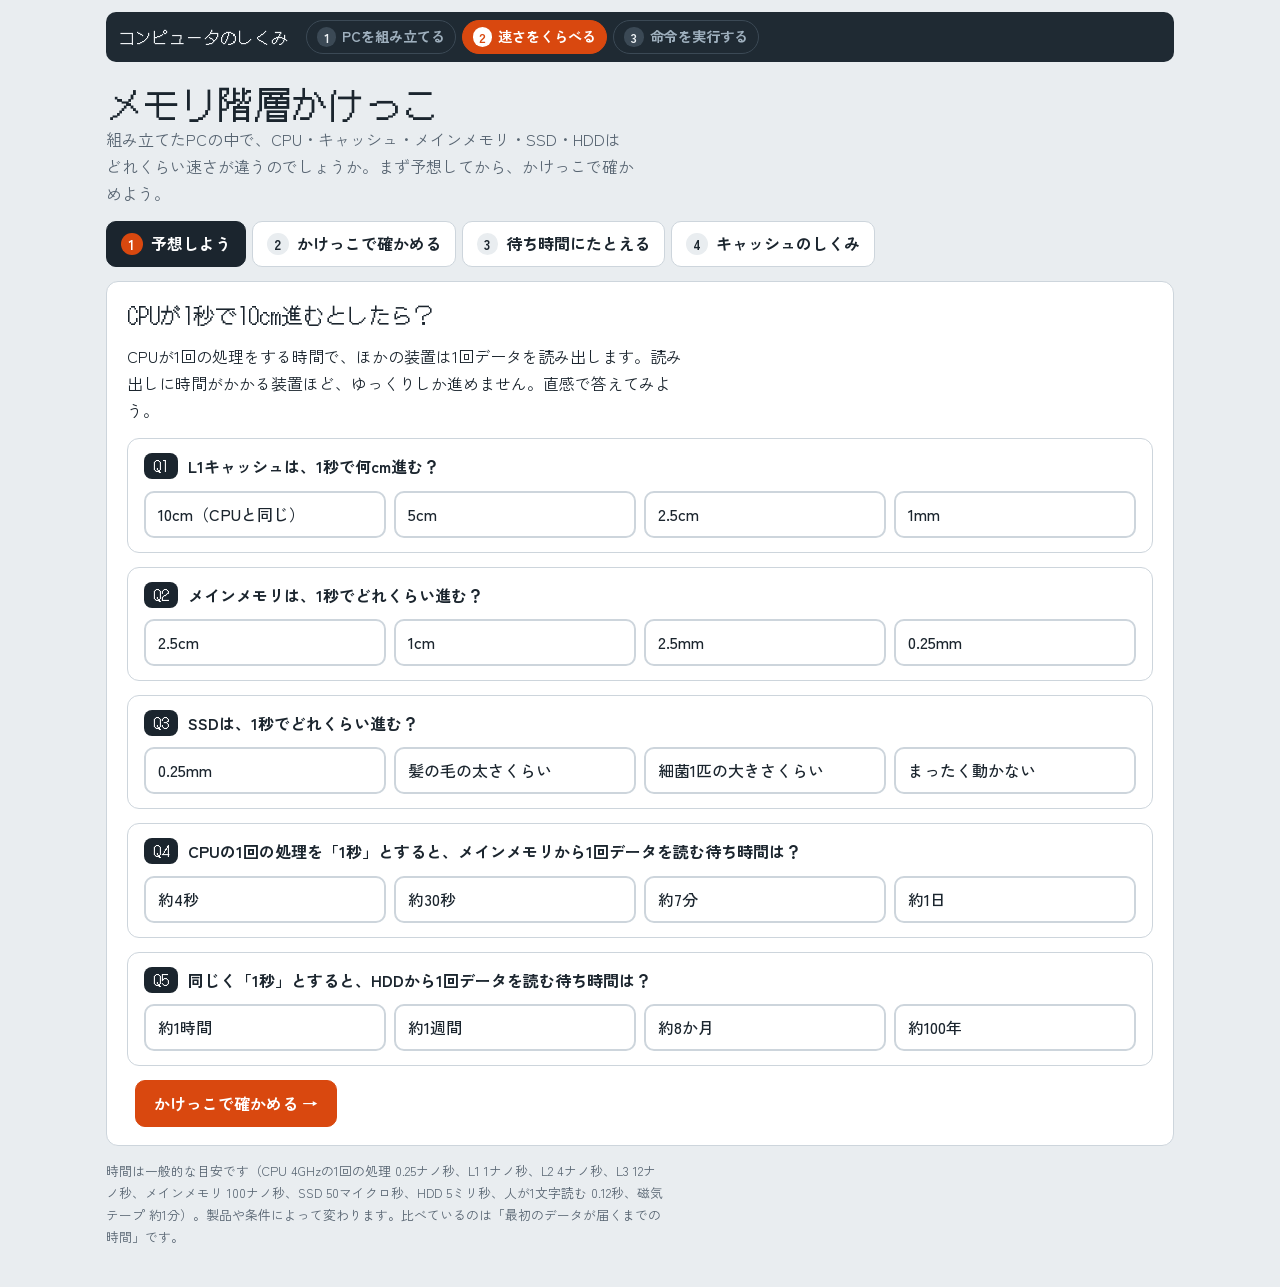
<file: memory-race.html>
<!DOCTYPE html>
<html lang="ja">
<head>
<meta charset="utf-8">
<meta name="viewport" content="width=device-width, initial-scale=1, viewport-fit=cover">
<meta name="description" content="CPU・キャッシュ・メインメモリ・SSD・HDDの速さの違いを、予想クイズ・かけっこ・待ち時間のたとえで体感する教材">
<title>メモリ階層かけっこ</title>
<link rel="preconnect" href="https://fonts.googleapis.com">
<link rel="preconnect" href="https://fonts.gstatic.com" crossorigin>
<link rel="stylesheet" href="https://fonts.googleapis.com/css2?family=DotGothic16&family=Zen+Kaku+Gothic+New:wght@400;500;700&display=swap">
<style>
/* Layout: シリーズ共通の帯 → タブ → 1画面1テーマ。作業台シリーズと同じ配色に固定 */
:root {
  --paper: #e9edf0; --panel: #ffffff; --ink: #1b252e; --muted: #586572; --line: #cdd5dc;
  --accent: #d9480f; --accent-soft: #fde6d9; --ok: #2b8a3e; --ok-soft: #e3f4e6; --bad: #c92a2a; --bad-soft: #fbe4e4;
  --hud: #1f2a33; --hud-ink: #eef2f5; --hud-muted: #9fb0be;
  --chip: #0a7d74; --mem: #2f55c4; --sto: #a66300; --hum: #a1306f;
  --f-display: "DotGothic16", "Zen Kaku Gothic New", "Hiragino Sans", "Yu Gothic", sans-serif;
  --f-body: "Zen Kaku Gothic New", "Hiragino Sans", "Yu Gothic", "Meiryo", sans-serif;
  color-scheme: light;
}
* { box-sizing: border-box; }
html, body { margin: 0; }
[hidden] { display: none !important; }
body { background: var(--paper); color: var(--ink); font-family: var(--f-body); font-size: 16px; line-height: 1.7; }
button { font: inherit; }
.num { font-variant-numeric: tabular-nums; }
.wrap { max-width: 1100px; margin: 0 auto; padding-inline: 16px; padding-block: 12px 40px; display: grid; gap: 14px; }

/* シリーズの帯 */
.series { background: var(--hud); color: var(--hud-ink); border-radius: 10px; padding: 8px 12px; display: flex; flex-wrap: wrap; align-items: center; gap: 6px 14px; }
.series .home { color: var(--hud-ink); font-family: var(--f-display); text-decoration: none; font-size: 1.05rem; margin-right: 4px; }
.series ol { list-style: none; margin: 0; padding: 0; display: flex; flex-wrap: wrap; gap: 6px; }
.series a.step { display: inline-flex; align-items: center; gap: 6px; color: var(--hud-muted); text-decoration: none; padding: 4px 10px; border-radius: 99px; font-size: .88rem; font-weight: 700; border: 1px solid #3b4955; }
.series a.step b { display: inline-grid; place-items: center; width: 1.5em; height: 1.5em; border-radius: 50%; background: #3b4955; color: var(--hud-ink); font-size: .8rem; }
.series a.step[aria-current="page"] { color: #fff; background: var(--accent); border-color: var(--accent); }
.series a.step[aria-current="page"] b { background: #fff; color: var(--accent); }
.series a.step:focus-visible, .series .home:focus-visible { outline: 3px solid #ffd43b; outline-offset: 2px; }

h1 { font-family: var(--f-display); font-weight: 400; font-size: clamp(1.6rem, 4vw, 2.3rem); line-height: 1.25; margin: 4px 0 0; text-wrap: balance; }
.lead { margin: 0; color: var(--muted); max-width: 66ch; }

/* タブ */
.tabs { display: flex; flex-wrap: wrap; gap: 6px; }
.tab { border: 1px solid var(--line); background: var(--panel); color: var(--ink); padding: 8px 14px; border-radius: 10px; font-weight: 700; cursor: pointer; display: inline-flex; gap: 8px; align-items: center; }
.tab b { display: inline-grid; place-items: center; width: 1.6em; height: 1.6em; border-radius: 50%; background: var(--paper); font-size: .85rem; }
.tab[aria-selected="true"] { background: var(--ink); color: #fff; border-color: var(--ink); }
.tab[aria-selected="true"] b { background: var(--accent); color: #fff; }
.tab:focus-visible { outline: 3px solid #ffd43b; outline-offset: 2px; }

.panel { background: var(--panel); border: 1px solid var(--line); border-radius: 12px; padding: 18px 20px; display: grid; gap: 14px; min-width: 0; }
.panel h2 { font-family: var(--f-display); font-weight: 400; font-size: 1.35rem; margin: 0; line-height: 1.35; }
.panel > p { margin: 0; max-width: 70ch; }
.btn { border: 1px solid var(--line); background: var(--panel); color: var(--ink); border-radius: 10px; padding: 9px 18px; font-weight: 700; cursor: pointer; }
.btn.primary { background: var(--accent); border-color: var(--accent); color: #fff; }
.btn:focus-visible { outline: 3px solid #ffd43b; outline-offset: 2px; }
.btn:disabled { opacity: .45; cursor: default; }
.row { display: flex; flex-wrap: wrap; gap: 8px; align-items: center; }

/* クイズ */
.quiz { display: grid; gap: 14px; }
.q { border: 1px solid var(--line); border-radius: 12px; padding: 14px 16px; display: grid; gap: 10px; }
.q-head { display: flex; gap: 10px; align-items: flex-start; }
.q-no { flex: none; font-family: var(--f-display); background: var(--ink); color: #fff; border-radius: 8px; padding: 0 9px; font-size: .95rem; }
.q-text { font-weight: 700; }
.choices { display: grid; grid-template-columns: repeat(auto-fit, minmax(min(100%, 190px), 1fr)); gap: 8px; }
.choice { text-align: left; border: 2px solid var(--line); background: var(--panel); border-radius: 10px; padding: 8px 12px; cursor: pointer; font-weight: 500; color: var(--ink); }
.choice:hover:not(:disabled) { border-color: #9aa8b5; }
.choice:focus-visible { outline: 3px solid #ffd43b; outline-offset: 1px; }
.choice.right { border-color: var(--ok); background: var(--ok-soft); font-weight: 700; }
.choice.wrong { border-color: var(--bad); background: var(--bad-soft); }
.choice:disabled { cursor: default; }
.explain { margin: 0; padding: 10px 14px; border-radius: 10px; background: var(--paper); font-size: .95rem; }
.explain b.ok { color: var(--ok); }
.explain b.ng { color: var(--bad); }
.score { font-weight: 700; }

/* かけっこ */
.controls { display: grid; gap: 14px 22px; grid-template-columns: repeat(auto-fit, minmax(min(100%, 230px), 1fr)); align-items: start; }
.ctl { display: grid; gap: 6px; min-width: 0; }
.ctl .lbl { font-size: .85rem; font-weight: 700; color: var(--muted); letter-spacing: .04em; }
.big { font-size: 1.6rem; font-weight: 700; line-height: 1.1; font-variant-numeric: tabular-nums; }
.big small { font-size: .9rem; color: var(--muted); font-weight: 500; margin-left: 4px; }
input[type=range] { width: 100%; accent-color: var(--accent); }
.seg { display: flex; flex-wrap: wrap; gap: 6px; }
.seg button { border: 1px solid var(--line); background: var(--panel); color: var(--ink); border-radius: 99px; padding: 5px 12px; font-weight: 700; font-size: .9rem; cursor: pointer; }
.seg button[aria-pressed="true"] { background: var(--ink); color: #fff; border-color: var(--ink); }
.seg button:focus-visible { outline: 3px solid #ffd43b; outline-offset: 2px; }
.check { display: flex; gap: 8px; align-items: center; font-size: .92rem; }
.check input { accent-color: var(--accent); width: 18px; height: 18px; }
.clock { display: flex; flex-wrap: wrap; align-items: center; gap: 10px 16px; }
.bar { height: 6px; background: var(--line); border-radius: 3px; overflow: hidden; flex: 1; min-width: 120px; }
.bar span { display: block; height: 100%; width: 0; background: var(--accent); }

.lanes { display: grid; gap: 8px; }
.lane { --c: var(--chip); border: 1px solid var(--line); border-radius: 12px; padding: 10px 14px; display: grid; grid-template-columns: 13rem minmax(0, 1fr) 15rem; gap: 6px 16px; align-items: center; background: var(--panel); }
.lane.base { border-color: var(--c); box-shadow: inset 5px 0 0 var(--c); }
.who { display: flex; gap: 10px; align-items: center; min-width: 0; }
.ico { position: relative; flex: none; width: 52px; height: 40px; display: grid; place-items: center; background: var(--paper); border-radius: 8px; }
.ico img { max-width: 46px; max-height: 34px; }
.ico .tag { position: absolute; right: -4px; bottom: -4px; background: var(--c); color: #fff; font-size: .68rem; font-weight: 700; padding: 0 5px; border-radius: 6px; }
.who strong { display: block; line-height: 1.3; }
.who span { display: block; font-size: .8rem; color: var(--muted); }
.track { position: relative; height: 38px; border-bottom: 3px solid var(--ink); background-image: linear-gradient(90deg, var(--line) 1px, transparent 1px); background-size: calc(100% / var(--n, 10)) 30%; background-repeat: repeat-x; background-position: left bottom; }
.track::after { content: ""; position: absolute; right: -1px; top: 0; bottom: -3px; border-right: 2px dashed var(--muted); }
.fill { position: absolute; left: 0; bottom: 0; height: 7px; background: var(--c); opacity: .35; width: 0; }
.runner { position: absolute; bottom: 0; width: 24px; height: 32px; margin-left: -12px; left: 0; color: var(--c); }
.runner.back svg { transform: scaleX(-1); }
.runner svg { width: 100%; height: 100%; display: block; }
.blur .runner { display: none; }
.blur .fill { width: 100% !important; opacity: .5; background: repeating-linear-gradient(90deg, var(--c) 0 6px, transparent 6px 10px); }
.blurtxt { display: none; position: absolute; inset: 0 0 8px; place-items: center; font-size: .8rem; font-weight: 700; color: var(--c); }
.blur .blurtxt { display: grid; }
.res { display: grid; gap: 0; font-size: .9rem; min-width: 0; }
.res .v { font-weight: 700; color: var(--c); font-size: 1.05rem; font-variant-numeric: tabular-nums; }
.res .s { color: var(--muted); font-size: .8rem; line-height: 1.4; }
.lane-note { grid-column: 2 / 4; margin: 0; font-size: .82rem; color: var(--muted); }
.lane-note:empty { display: none; }

/* 待ち時間 */
.waits { display: grid; gap: 10px; }
.wait { --c: var(--chip); display: grid; grid-template-columns: 13rem minmax(0, 1fr); gap: 4px 16px; align-items: center; border: 1px solid var(--line); border-radius: 12px; padding: 10px 14px; }
.wait .t { font-size: 1.25rem; font-weight: 700; color: var(--c); font-variant-numeric: tabular-nums; line-height: 1.3; }
.wait .anal { font-size: .95rem; }
.logbar { position: relative; height: 12px; background: var(--paper); border-radius: 6px; margin-top: 4px; }
.logbar span { position: absolute; left: 0; top: 0; bottom: 0; background: var(--c); border-radius: 6px; }
.axis { display: grid; grid-template-columns: 13rem minmax(0, 1fr); gap: 16px; padding-inline: 15px; }
.axis .scale { position: relative; height: 1.4em; font-size: .75rem; color: var(--muted); }
.axis .scale span { position: absolute; transform: translateX(-50%); white-space: nowrap; }
.axis .scale span:first-child { transform: none; }

/* キャッシュ */
.two { display: grid; grid-template-columns: minmax(0, 1fr) minmax(0, 1fr); gap: 18px; align-items: start; }
.pyramid svg { width: 100%; height: auto; display: block; }
.cmp { display: grid; gap: 10px; }
.cmp .rowbar { display: grid; grid-template-columns: 8.5rem minmax(0, 1fr); gap: 10px; align-items: center; }
.cmp .rb { height: 26px; border-radius: 6px; background: var(--paper); position: relative; overflow: hidden; }
.cmp .rb span { position: absolute; inset: 0 auto 0 0; background: var(--mem); border-radius: 6px; }
.cmp .rb.with span { background: var(--chip); }
.cmp .rb em { position: absolute; left: 8px; top: 50%; transform: translateY(-50%); font-style: normal; font-weight: 700; font-size: .85rem; color: var(--ink); white-space: nowrap; }
.callout { background: var(--accent-soft); border-radius: 12px; padding: 12px 16px; display: grid; gap: 6px; }
.callout p { margin: 0; }
.next { display: flex; flex-wrap: wrap; gap: 10px 18px; align-items: center; justify-content: space-between; background: var(--hud); color: var(--hud-ink); border-radius: 12px; padding: 14px 18px; }
.next p { margin: 0; max-width: 60ch; }
.next a { background: var(--accent); color: #fff; text-decoration: none; font-weight: 700; padding: 10px 18px; border-radius: 10px; white-space: nowrap; }
.next a:focus-visible { outline: 3px solid #ffd43b; outline-offset: 2px; }
.cap { width: 100%; border-collapse: collapse; font-size: .9rem; }
.cap th, .cap td { padding: 5px 8px; border-bottom: 1px solid var(--line); text-align: left; }
.cap td:last-child { text-align: right; font-variant-numeric: tabular-nums; }
footer { font-size: .8rem; color: var(--muted); }
footer p { margin: 0; max-width: 80ch; }

@media (max-width: 820px) {
  .lane { grid-template-columns: minmax(0, 1fr); }
  .lane-note { grid-column: auto; }
  .wait, .axis { grid-template-columns: minmax(0, 1fr); }
  .axis .lab { display: none; }
  .two { grid-template-columns: minmax(0, 1fr); }
}
@media (prefers-reduced-motion: reduce) { * { animation: none !important; transition: none !important; } }
</style>
</head>
<body>
<div class="wrap">
  <nav class="series" aria-label="シリーズ：コンピュータのしくみ">
    <a class="home" href="index.html">コンピュータのしくみ</a>
    <ol>
      <li><a class="step" href="pc-build/index.html"><b>1</b>PCを組み立てる</a></li>
      <li><a class="step" href="memory-race.html" aria-current="page"><b>2</b>速さをくらべる</a></li>
      <li><a class="step" href="calculater.html"><b>3</b>命令を実行する</a></li>
    </ol>
  </nav>

  <header>
    <h1>メモリ階層かけっこ</h1>
    <p class="lead">組み立てたPCの中で、CPU・キャッシュ・メインメモリ・SSD・HDDはどれくらい速さが違うのでしょうか。まず予想してから、かけっこで確かめよう。</p>
  </header>

  <div class="tabs" role="tablist" aria-label="ステップ">
    <button class="tab" role="tab" id="tab-quiz" aria-controls="p-quiz" aria-selected="true"><b>1</b>予想しよう</button>
    <button class="tab" role="tab" id="tab-race" aria-controls="p-race" aria-selected="false"><b>2</b>かけっこで確かめる</button>
    <button class="tab" role="tab" id="tab-wait" aria-controls="p-wait" aria-selected="false"><b>3</b>待ち時間にたとえる</button>
    <button class="tab" role="tab" id="tab-cache" aria-controls="p-cache" aria-selected="false"><b>4</b>キャッシュのしくみ</button>
  </div>

  <!-- 1 予想 -->
  <section class="panel" id="p-quiz" role="tabpanel" aria-labelledby="tab-quiz">
    <h2>CPUが1秒で10cm進むとしたら？</h2>
    <p>CPUが1回の処理をする時間で、ほかの装置は1回データを読み出します。読み出しに時間がかかる装置ほど、ゆっくりしか進めません。直感で答えてみよう。</p>
    <div class="quiz" id="quiz"></div>
    <div class="row">
      <span class="score" id="score"></span>
      <button class="btn primary" id="goRace">かけっこで確かめる →</button>
    </div>
  </section>

  <!-- 2 かけっこ -->
  <section class="panel" id="p-race" role="tabpanel" aria-labelledby="tab-race" hidden>
    <h2>かけっこで確かめよう</h2>
    <div class="controls">
      <div class="ctl">
        <span class="lbl" id="baseLbl">基準にする装置</span>
        <div class="seg" id="baseSeg" role="group" aria-labelledby="baseLbl"></div>
      </div>
      <div class="ctl">
        <label class="lbl" for="speed">基準の装置が1秒に進む距離</label>
        <div class="big"><span id="speedOut">10</span><small>cm</small></div>
        <input id="speed" type="range" min="1" max="30" step="1" value="10">
      </div>
      <div class="ctl">
        <span class="lbl" id="durLbl">走らせる時間</span>
        <div class="seg" id="durSeg" role="group" aria-labelledby="durLbl"></div>
        <label class="check"><input type="checkbox" id="extra"> 人と磁気テープも走らせる</label>
      </div>
    </div>
    <div class="clock">
      <button class="btn primary" id="run">スタート</button>
      <button class="btn" id="reset">リセット</button>
      <span class="big"><span id="clock">0.0</span><small id="clockOf">/ 1 秒</small></span>
      <div class="bar" aria-hidden="true"><span id="bar"></span></div>
    </div>
    <div class="lanes" id="lanes"></div>
    <p class="note" style="margin:0;color:var(--muted);font-size:.85rem">コースは10cm（片道）です。ゴールに着いた装置は折り返して往復します。</p>
  </section>

  <!-- 3 待ち時間 -->
  <section class="panel" id="p-wait" role="tabpanel" aria-labelledby="tab-wait" hidden>
    <h2>CPUの1回の処理を「1秒」とすると…</h2>
    <p>CPUを料理人にたとえます。料理人の手が1回動く時間を1秒とすると、材料（データ）を取りに行く待ち時間はこうなります。</p>
    <div class="waits" id="waits"></div>
    <div class="axis" aria-hidden="true"><span class="lab"></span><div class="scale" id="scale"></div></div>
    <label class="check"><input type="checkbox" id="extra2"> 人と磁気テープも表示する</label>
  </section>

  <!-- 4 キャッシュ -->
  <section class="panel" id="p-cache" role="tabpanel" aria-labelledby="tab-cache" hidden>
    <h2>速い記憶装置を全部に使えばいいのでは？</h2>
    <div class="two">
      <div class="pyramid">
        <svg viewBox="0 0 440 300" role="img" aria-labelledby="pyrT">
          <title id="pyrT">記憶装置の階層。上ほど速くて容量が小さく高価、下ほど遅くて容量が大きく安価。</title>
          <polygon points="220,12 268,72 172,72" fill="#0a7d74"/>
          <polygon points="172,76 268,76 312,132 128,132" fill="#14998e"/>
          <polygon points="128,136 312,136 358,196 82,196" fill="#2f55c4"/>
          <polygon points="82,200 358,200 404,262 36,262" fill="#a66300"/>
          <g font-family="Zen Kaku Gothic New, sans-serif" font-weight="700" fill="#ffffff" text-anchor="middle">
            <text x="220" y="58" font-size="13">レジスタ</text>
            <text x="220" y="110" font-size="14">キャッシュ（L1〜L3）</text>
            <text x="220" y="172" font-size="15">メインメモリ</text>
            <text x="220" y="236" font-size="15">SSD・HDD</text>
          </g>
          <g font-family="Zen Kaku Gothic New, sans-serif" font-size="12" fill="#1b252e">
            <path d="M24 250 V30" stroke="#1b252e" stroke-width="2"/><path d="M18 40 L24 28 L30 40" fill="none" stroke="#1b252e" stroke-width="2"/>
            <text x="34" y="34">速い</text><text x="34" y="50">高い</text>
            <path d="M416 30 V250" stroke="#1b252e" stroke-width="2"/><path d="M410 240 L416 252 L422 240" fill="none" stroke="#1b252e" stroke-width="2"/>
            <text x="406" y="234" text-anchor="end">容量が大きい</text><text x="406" y="218" text-anchor="end">安い</text>
            <text x="220" y="286" text-anchor="middle" fill="#586572">CPUに近いほど速いが、小さくて高価</text>
          </g>
        </svg>
      </div>
      <table class="cap">
        <caption style="text-align:left;font-weight:700;padding-bottom:4px">容量の目安</caption>
        <tr><th>レジスタ</th><td>数百バイト</td></tr>
        <tr><th>L1キャッシュ</th><td>数十KB</td></tr>
        <tr><th>L2キャッシュ</th><td>数百KB〜数MB</td></tr>
        <tr><th>L3キャッシュ</th><td>数MB〜数十MB</td></tr>
        <tr><th>メインメモリ</th><td>8〜32GB</td></tr>
        <tr><th>SSD・HDD</th><td>数百GB〜数TB</td></tr>
      </table>
    </div>
    <div class="callout">
      <p><b>キャッシュは「よく使う材料を手元に置いておく」しくみ</b></p>
      <p>速い記憶装置は高価で、たくさんは積めません。そこでCPUは、メインメモリから読んだデータのコピーを手元のキャッシュに置いておき、次に同じデータ（や近くのデータ）が必要になったら、メインメモリまで取りに行かずに済ませます。</p>
    </div>
    <div class="ctl">
      <label class="lbl" for="hit">必要なデータがキャッシュ（L1）で見つかる割合</label>
      <div class="big"><span id="hitOut">90</span><small>%</small></div>
      <input id="hit" type="range" min="0" max="100" step="1" value="90">
    </div>
    <div class="cmp" aria-live="polite">
      <div class="rowbar"><span>キャッシュなし</span><div class="rb"><span style="width:100%"></span><em id="noCache"></em></div></div>
      <div class="rowbar"><span>キャッシュあり</span><div class="rb with"><span id="withBar"></span><em id="withCache"></em></div></div>
    </div>
    <p id="cacheMsg" style="margin:0"></p>
    <p style="margin:0;color:var(--muted);font-size:.85rem">データ1回あたりの平均待ち時間を、CPUの1回＝1秒の世界で表しています。キャッシュで見つからないときはメインメモリまで取りに行くものとして計算しています。実際のプログラムは同じデータや近くのデータをくり返し使うことが多く、9割以上がキャッシュで見つかるのがふつうです。</p>
    <div class="next">
      <p><b>次は ③ 命令を実行する</b><br>CPUは「命令」も「データ」もメインメモリから読み出して処理しています。そのやりとりを1つずつ見てみよう。</p>
      <a href="calculater.html">命令を実行するしくみへ →</a>
    </div>
  </section>

  <footer>
    <p>時間は一般的な目安です（CPU 4GHzの1回の処理 0.25ナノ秒、L1 1ナノ秒、L2 4ナノ秒、L3 12ナノ秒、メインメモリ 100ナノ秒、SSD 50マイクロ秒、HDD 5ミリ秒、人が1文字読む 0.12秒、磁気テープ 約1分）。製品や条件によって変わります。比べているのは「最初のデータが届くまでの時間」です。</p>
  </footer>
</div>

<script>
(function () {
  'use strict';
  const DEV = [
    { id: 'cpu',  name: 'CPU',          sub: '1回の処理',           ns: 0.25,   icon: 'img/cpu.svg',         tier: 'chip', anal: '手を1回動かす' },
    { id: 'l1',   name: 'L1キャッシュ',  sub: 'CPUの中・いちばん近い', ns: 1,      icon: 'img/cache.svg', tag: 'L1', tier: 'chip', anal: '手元のまな板から取る' },
    { id: 'l2',   name: 'L2キャッシュ',  sub: 'CPUの中',             ns: 4,      icon: 'img/cache.svg', tag: 'L2', tier: 'chip', anal: 'すぐ横の調味料棚から取る' },
    { id: 'l3',   name: 'L3キャッシュ',  sub: 'CPUの中・コアで共有',   ns: 12,     icon: 'img/cache.svg', tag: 'L3', tier: 'chip', anal: '台所の冷蔵庫から取る' },
    { id: 'mem',  name: 'メインメモリ',  sub: 'CPUの外',             ns: 100,    icon: 'img/memory-ddr5.svg', tier: 'mem', anal: '近所のコンビニへ買いに行く' },
    { id: 'ssd',  name: 'SSD',          sub: 'ストレージ',           ns: 5e4,    icon: 'img/ssd-m2.svg',      tier: 'sto', anal: '遠くの倉庫から取り寄せる' },
    { id: 'hdd',  name: 'HDD',          sub: 'ストレージ',           ns: 5e6,    icon: 'img/hdd.svg',         tier: 'sto', anal: '海外から船便で取り寄せる' },
    { id: 'hum',  name: '人が1文字読む', sub: '人間',                ns: 1.2e8,  icon: 'img/human.svg',       tier: 'hum', anal: '赤ちゃんが高校生になるまで待つ', extra: true },
    { id: 'tape', name: '磁気テープ',    sub: 'バックアップ用',       ns: 6e10,   icon: 'img/tape.svg',        tier: 'sto', anal: '縄文時代から待ち続ける', extra: true }
  ];
  const D = Object.fromEntries(DEV.map((d) => [d.id, d]));
  const COURSE = 10;
  const $ = (id) => document.getElementById(id);
  const esc = (s) => String(s).replace(/[&<>"]/g, (c) => ({ '&': '&amp;', '<': '&lt;', '>': '&gt;', '"': '&quot;' }[c]));

  /* ---------- 書式 ---------- */
  const sig = (x, n = 3) => Number(x.toPrecision(n)).toLocaleString('ja-JP', { maximumFractionDigits: 6 });
  function jp(x) {
    if (x >= 1e12) return sig(x / 1e12, 2) + '兆';
    if (x >= 1e8) return sig(x / 1e8, 2) + '億';
    if (x >= 1e4) return sig(x / 1e4, 2) + '万';
    return sig(x, 2);
  }
  function len(cm) {
    if (cm <= 0) return '0';
    if (cm >= 1e5) return jp(cm / 1e5) + ' km';
    if (cm >= 100) return sig(cm / 100) + ' m';
    if (cm >= 1) return sig(cm) + ' cm';
    if (cm >= 0.01) return sig(cm * 10) + ' mm';
    if (cm >= 1e-4) return sig(cm * 1e4) + ' µm';
    return sig(cm * 1e7) + ' nm';
  }
  function lenPlain(cm) {
    if (cm >= 0.01) return '';
    return '（1mmの' + jp(0.1 / cm) + '分の1）';
  }
  const SMALL = [['指の幅', 1.5], ['シャープペンの芯の太さ', 0.05], ['髪の毛の太さ', 0.008], ['赤血球', 0.0008], ['細菌1匹', 0.0001], ['ウイルス', 0.00001], ['原子1個', 1e-8]];
  const BIG = [['地球1周', 4.0075e9], ['東京〜大阪（約400km）', 4e7], ['富士山の高さ', 3.776e5], ['25mプール', 2500], ['教室の横幅（約8m）', 800]];
  function compare(cm) {
    if (cm >= 800) { for (const [n, l] of BIG) if (cm >= l) return n + 'の約' + jp(cm / l) + '倍'; }
    if (cm >= 1) return '';
    for (const [n, l] of SMALL) if (cm >= l) { const r = cm / l; return n + (r < 1.5 ? 'くらい' : 'の約' + sig(r, 2) + '倍'); }
    return '原子1個の' + jp(1e-8 / cm) + '分の1';
  }
  function dur(s) {
    if (s < 60) return sig(s, 2) + '秒';
    if (s < 3600) return sig(s / 60, 2) + '分';
    if (s < 86400) return sig(s / 3600, 2) + '時間';
    if (s < 86400 * 30) return sig(s / 86400, 2) + '日';
    if (s < 86400 * 365) return sig(s / (86400 * 30), 2) + 'か月';
    return jp(s / (86400 * 365)) + '年';
  }
  const LIGHT = 2.998e10;

  /* ---------- タブ ---------- */
  const tabs = [...document.querySelectorAll('.tab')];
  function show(id) {
    tabs.forEach((t) => {
      const on = t.id === 'tab-' + id;
      t.setAttribute('aria-selected', String(on));
      $(t.getAttribute('aria-controls')).hidden = !on;
    });
    try { localStorage.setItem('memrace-tab', id); } catch (_) { /* noop */ }
  }
  tabs.forEach((t) => t.addEventListener('click', () => show(t.id.slice(4))));

  /* ---------- 1 予想クイズ ---------- */
  const QUIZ = [
    { q: 'L1キャッシュは、1秒で何cm進む？', c: ['10cm（CPUと同じ）', '5cm', '2.5cm', '1mm'], a: 2,
      e: 'L1キャッシュの読み出しは、CPUの1回の処理の4回分の時間がかかります。だから速さは4分の1で、2.5cmです。CPUのすぐ近くにあるL1でも、CPUにはついていけません。' },
    { q: 'メインメモリは、1秒でどれくらい進む？', c: ['2.5cm', '1cm', '2.5mm', '0.25mm'], a: 3,
      e: 'メインメモリはCPUの400回分の時間がかかるので、0.25mm（シャープペンの芯の太さの半分くらい）しか進みません。CPUの外にあるので、ぐっと遅くなります。' },
    { q: 'SSDは、1秒でどれくらい進む？', c: ['0.25mm', '髪の毛の太さくらい', '細菌1匹の大きさくらい', 'まったく動かない'], a: 2,
      e: 'SSDはメインメモリよりさらに500倍遅く、0.5µm（1mmの2000分の1）です。細菌1匹分くらいしか進みません。' },
    { q: 'CPUの1回の処理を「1秒」とすると、メインメモリから1回データを読む待ち時間は？', c: ['約4秒', '約30秒', '約7分', '約1日'], a: 2,
      e: '400回分なので400秒、約7分です。料理人が手を1回動かす間に、材料を取りにコンビニまで行くようなものです。' },
    { q: '同じく「1秒」とすると、HDDから1回データを読む待ち時間は？', c: ['約1時間', '約1週間', '約8か月', '約100年'], a: 2,
      e: 'HDDはCPUの2000万回分。約8か月も待つことになります。HDDは円盤を回して読むため、機械の動きが入る分だけとても遅いのです。' }
  ];
  const answered = new Array(QUIZ.length).fill(null);
  function renderQuiz() {
    const box = $('quiz');
    box.innerHTML = QUIZ.map((it, i) =>
      `<div class="q"><div class="q-head"><span class="q-no">Q${i + 1}</span><span class="q-text">${esc(it.q)}</span></div>` +
      `<div class="choices">${it.c.map((c, j) => `<button type="button" class="choice" data-q="${i}" data-c="${j}">${esc(c)}</button>`).join('')}</div>` +
      `<p class="explain" id="ex${i}" hidden></p></div>`).join('');
    box.addEventListener('click', (e) => {
      const b = e.target.closest('.choice');
      if (!b) return;
      const i = +b.dataset.q, j = +b.dataset.c;
      if (answered[i] !== null) return;
      answered[i] = j;
      const it = QUIZ[i];
      box.querySelectorAll(`.choice[data-q="${i}"]`).forEach((x) => {
        x.disabled = true;
        if (+x.dataset.c === it.a) x.classList.add('right');
        else if (+x.dataset.c === j) x.classList.add('wrong');
      });
      const ex = $('ex' + i);
      ex.innerHTML = (j === it.a ? '<b class="ok">正解！</b> ' : '<b class="ng">ざんねん。</b> ') + esc(it.e);
      ex.hidden = false;
      const done = answered.filter((x) => x !== null).length;
      const ok = answered.filter((x, k) => x === QUIZ[k].a).length;
      $('score').textContent = done === QUIZ.length ? `${QUIZ.length}問中 ${ok}問 正解` : `${done} / ${QUIZ.length}問 回答`;
    });
  }
  $('goRace').addEventListener('click', () => {
    show('race');
    setBase('cpu'); setDur(1); $('speed').value = 10; t = 0; render(); start();
    $('tab-race').scrollIntoView({ behavior: 'smooth', block: 'start' });
  });

  /* ---------- 2 かけっこ ---------- */
  const runnerSVG = '<svg viewBox="0 0 22 30" fill="none" stroke="currentColor" stroke-width="2.2" stroke-linecap="round" stroke-linejoin="round" aria-hidden="true"><circle cx="13" cy="4.5" r="3" fill="currentColor" stroke="none"/><path d="M12 9 L10 18 L14 22 L13 28"/><path d="M10 18 L5 22 L3 27"/><path d="M11.5 11 L6 13 L4 10"/><path d="M11.5 11 L16 14 L19 12"/></svg>';
  const tierColor = { chip: 'var(--chip)', mem: 'var(--mem)', sto: 'var(--sto)', hum: 'var(--hum)' };
  let base = 'cpu', T = 1, t = 0, running = false, last = 0, raf = 0;
  const BASES = ['cpu', 'l1', 'mem', 'ssd'];
  const DURS = [1, 3, 10];
  function segButtons(el, items, label, onClick) {
    el.innerHTML = '';
    items.forEach((v) => {
      const b = document.createElement('button');
      b.type = 'button'; b.dataset.v = v; b.textContent = label(v);
      b.addEventListener('click', () => onClick(v));
      el.appendChild(b);
    });
  }
  function mark(el, v) { el.querySelectorAll('button').forEach((b) => b.setAttribute('aria-pressed', String(b.dataset.v === String(v)))); }
  function setBase(v) { base = v; mark($('baseSeg'), v); if (!running) t = 0; render(); }
  function setDur(v) { T = v; mark($('durSeg'), v); if (t > T) t = T; render(); }
  segButtons($('baseSeg'), BASES, (v) => D[v].name, setBase);
  segButtons($('durSeg'), DURS, (v) => v + '秒', setDur);

  const rows = DEV.map((d) => {
    const el = document.createElement('article');
    el.className = 'lane';
    el.style.setProperty('--c', tierColor[d.tier]);
    el.innerHTML =
      `<div class="who"><span class="ico"><img src="${d.icon}" alt="">${d.tag ? `<span class="tag">${d.tag}</span>` : ''}</span>` +
      `<div><strong>${esc(d.name)}</strong><span>${esc(d.sub)}</span></div></div>` +
      `<div class="track" style="--n:${COURSE}"><div class="fill"></div><div class="runner">${runnerSVG}</div><div class="blurtxt">速すぎて残像しか見えない</div></div>` +
      `<div class="res"><span class="s">1秒で進む距離</span><span class="v"></span><span class="s sub2"></span></div>` +
      `<p class="lane-note"></p>`;
    $('lanes').appendChild(el);
    const q = (s) => el.querySelector(s);
    return { d, el, fill: q('.fill'), runner: q('.runner'), v: q('.v'), sub2: q('.sub2'), note: q('.lane-note') };
  });

  function render() {
    const v = +$('speed').value;
    $('speedOut').textContent = v;
    $('clock').textContent = t.toFixed(1);
    $('clockOf').textContent = '/ ' + T + ' 秒';
    $('bar').style.width = Math.min(t / T, 1) * 100 + '%';
    const showExtra = $('extra').checked;
    const b = D[base];
    rows.forEach((r) => {
      r.el.hidden = r.d.extra && !showExtra;
      const sp = v * b.ns / r.d.ns;
      const dist = sp * t;
      const ph = dist % (2 * COURSE);
      const back = ph > COURSE;
      const p = back ? 2 * COURSE - ph : ph;
      const pct = p / COURSE * 100;
      r.el.classList.toggle('base', r.d.id === base);
      r.el.classList.toggle('blur', sp / 60 > COURSE / 2);
      r.fill.style.width = pct + '%';
      r.runner.style.left = pct + '%';
      r.runner.classList.toggle('back', back);
      r.v.textContent = len(sp);
      const laps = sp * T / COURSE;
      r.sub2.textContent = laps >= 2 ? `${T}秒でコースを ${jp(laps / 2)} 往復` : (lenPlain(sp) || '');
      let note = compare(sp);
      if (note) note = '1秒で' + (sp >= 800 ? '' : '') + note + (sp >= 800 ? '進む' : 'しか進まない');
      if (sp > LIGHT) note += '。光の速さの' + jp(sp / LIGHT) + '倍で、現実にはありえない速さ';
      if (r.d.id === base) note = 'この装置を基準にしています';
      r.note.textContent = note;
    });
    $('run').textContent = running ? '一時停止' : (t > 0 && t < T ? '再開' : 'スタート');
  }
  function tick(now) {
    t += (now - last) / 1000; last = now;
    if (t >= T) { t = T; running = false; render(); return; }
    render();
    raf = requestAnimationFrame(tick);
  }
  function start() {
    if (t >= T) t = 0;
    running = true; last = performance.now();
    cancelAnimationFrame(raf); raf = requestAnimationFrame(tick); render();
  }
  function stop() { running = false; cancelAnimationFrame(raf); render(); }
  $('run').addEventListener('click', () => (running ? stop() : start()));
  $('reset').addEventListener('click', () => { stop(); t = 0; render(); });
  $('speed').addEventListener('input', render);
  $('extra').addEventListener('change', render);

  /* ---------- 3 待ち時間 ---------- */
  const MAXLOG = 12; // 10^12秒まで
  function renderWaits() {
    const showExtra = $('extra2').checked;
    $('waits').innerHTML = DEV.filter((d) => !d.extra || showExtra).map((d) => {
      const s = d.ns / D.cpu.ns;
      const w = Math.max(2, Math.log10(Math.max(s, 1)) / MAXLOG * 100);
      return `<div class="wait" style="--c:${tierColor[d.tier]}">` +
        `<div class="who"><span class="ico"><img src="${d.icon}" alt="">${d.tag ? `<span class="tag">${d.tag}</span>` : ''}</span><div><strong>${esc(d.name)}</strong><span>${esc(d.sub)}</span></div></div>` +
        `<div><span class="t">${d.id === 'cpu' ? '1秒' : '約' + dur(s)}</span>　<span class="anal">${esc(d.anal)}</span>` +
        `<div class="logbar"><span style="width:${w}%"></span></div></div></div>`;
    }).join('');
    const ticks = [[1, '1秒'], [60, '1分'], [3600, '1時間'], [86400, '1日'], [3.15e7, '1年'], [3.15e9, '100年'], [3.15e11, '1万年']];
    $('scale').innerHTML = ticks.map(([s, l]) => `<span style="left:${Math.log10(s) / MAXLOG * 100}%">${l}</span>`).join('');
  }
  $('extra2').addEventListener('change', renderWaits);

  /* ---------- 4 キャッシュ ---------- */
  function renderCache() {
    const h = +$('hit').value / 100;
    $('hitOut').textContent = Math.round(h * 100);
    const no = D.mem.ns / D.cpu.ns;                         // 400秒
    const withC = (h * D.l1.ns + (1 - h) * D.mem.ns) / D.cpu.ns;
    $('noCache').textContent = '約' + dur(no);
    $('withCache').textContent = '約' + dur(withC);
    $('withBar').style.width = (withC / no * 100) + '%';
    const ratio = no / withC;
    $('cacheMsg').innerHTML = ratio >= 1.05
      ? `キャッシュがあると、データを待つ時間が <b>約${sig(ratio, 2)}分の1</b> になります。`
      : 'キャッシュで見つからないと、毎回メインメモリまで取りに行くことになり、待ち時間はほとんど変わりません。';
  }
  $('hit').addEventListener('input', renderCache);

  renderQuiz();
  setBase('cpu'); setDur(1);
  t = 1; render();
  renderWaits();
  renderCache();
  let saved = null;
  try { saved = localStorage.getItem('memrace-tab'); } catch (_) { /* noop */ }
  const hash = location.hash.replace('#', '');
  show(['quiz', 'race', 'wait', 'cache'].includes(hash) ? hash : (saved || 'quiz'));
})();
</script>
</body>
</html>
</file>
<file: pc-build/css/style.css>
/* PC組み立てチャレンジ
   Layout: 左に作業台（ケースと机）、右に部品箱。下に状況と記録。
   作業台の世界観に合わせ、ライトテーマ1つに固定しています。 */
:root {
  --paper: #e9edf0;
  --panel: #ffffff;
  --ink: #1b252e;
  --muted: #586572;
  --line: #cdd5dc;
  --accent: #d9480f;      /* ドライバーの柄のオレンジ */
  --accent-ink: #ffffff;
  --accent-soft: #fde6d9;
  --ok: #2b8a3e;
  --bad: #c92a2a;
  --target: #ffd43b;
  --hud: #1f2a33;
  --hud-ink: #eef2f5;
  --hud-muted: #9fb0be;

  --f-display: "DotGothic16", "Zen Kaku Gothic New", "Hiragino Sans", "Yu Gothic", sans-serif;
  --f-body: "Zen Kaku Gothic New", "Hiragino Sans", "Yu Gothic", "Meiryo", sans-serif;
  --f-screen: "VT323", "Consolas", "Courier New", monospace;
  color-scheme: light;
}

* { box-sizing: border-box; }
html, body { margin: 0; }
[hidden] { display: none !important; }
body {
  background: var(--paper);
  color: var(--ink);
  font-family: var(--f-body);
  font-size: 15px;
  line-height: 1.6;
}
button { font: inherit; }
.num { font-variant-numeric: tabular-nums; }

.app {
  max-width: 1560px;
  margin: 0 auto;
  padding-inline: 16px;
  padding-block: 12px 32px;
  display: grid;
  gap: 12px;
}

/* ---------- HUD ---------- */
.hud {
  position: sticky;
  top: env(safe-area-inset-top, 0px);
  z-index: 40;
  display: flex;
  flex-wrap: wrap;
  align-items: center;
  gap: 8px 22px;
  background: var(--hud);
  color: var(--hud-ink);
  border-radius: 10px;
  padding: 8px 12px 8px 16px;
}
.title {
  font-family: var(--f-display);
  font-weight: 400;
  font-size: 1.35rem;
  margin: 0;
  letter-spacing: .04em;
}
.hud-stats { display: flex; flex-wrap: wrap; gap: 4px 20px; margin: 0; }
.hud-stats div { display: grid; line-height: 1.2; }
.hud-stats dt { font-size: .72rem; color: var(--hud-muted); letter-spacing: .06em; }
.hud-stats dd { margin: 0; font-weight: 700; font-size: 1.05rem; }
.hud-actions { margin-left: auto; display: flex; gap: 8px; flex-wrap: wrap; }

.btn {
  border: 1px solid transparent;
  border-radius: 8px;
  padding: 8px 14px;
  font-weight: 700;
  cursor: pointer;
  display: inline-flex;
  align-items: center;
  gap: 6px;
}
a.btn { text-decoration: none; }
.btn:focus-visible { outline: 3px solid var(--target); outline-offset: 2px; }
.btn:disabled { opacity: .45; cursor: not-allowed; }
.btn.ghost { background: transparent; color: var(--hud-ink); border-color: #44525e; }
.btn.ghost-dark { background: var(--panel); color: var(--ink); border-color: var(--line); }
.btn.primary { background: var(--accent); color: var(--accent-ink); }
.btn.small { padding: 5px 12px; font-size: .88rem; background: var(--panel); border-color: var(--line); color: var(--ink); }
.btn.power { background: var(--ok); color: #fff; padding: 8px 18px; font-size: 1rem; }
.btn.power svg { width: 20px; height: 20px; }
.btn.power.on { background: var(--bad); }

/* ---------- layout ---------- */
.layout {
  display: grid;
  grid-template-columns: minmax(0, 1fr) minmax(260px, 330px);
  gap: 12px;
  align-items: stretch;
}
.stage-col { display: grid; gap: 6px; min-width: 0; align-content: start; }
.help { margin: 0; font-size: .82rem; color: var(--muted); }

/* ---------- stage ---------- */
.stage {
  position: relative;
  width: 100%;
  aspect-ratio: 1200 / 720;
  border-radius: 10px;
  overflow: hidden;
  container-type: inline-size;
  user-select: none;
  -webkit-user-select: none;
  background: #dfe4e8;
}
.stage.selecting { cursor: crosshair; }
.stage .bg, .layer { position: absolute; inset: 0; width: 100%; height: 100%; }
.stage .bg { display: block; pointer-events: none; }
.layer { pointer-events: none; }
.layer > * { position: absolute; }
#placedLayer img { display: block; }
.cables { z-index: 20; overflow: visible; }
.targets { z-index: 25; }

.pp { filter: drop-shadow(0 .25cqw .3cqw rgba(0, 0, 0, .35)); animation: pop .22s ease-out; }
.pp-mobo, .pp-hdd { filter: drop-shadow(0 .2cqw .2cqw rgba(0, 0, 0, .3)); }
@keyframes pop { from { transform: scale(.94); opacity: .4; } to { transform: none; opacity: 1; } }
.fan { transform-origin: 50% 50%; }
.fans-on .fan { animation: spin .28s linear infinite; }
@keyframes spin { to { transform: rotate(360deg); } }

.tbox {
  pointer-events: none;
  border: .2cqw dashed var(--target);
  background: rgba(255, 212, 59, .2);
  border-radius: .4cqw;
  color: #1b252e;
  font: 700 .95cqw/1.2 var(--f-body);
  display: flex;
  align-items: flex-start;
  justify-content: flex-start;
  padding: 0;
  animation: blink 1s ease-in-out infinite alternate;
}
.tbox span {
  background: var(--target);
  padding: .1cqw .4cqw;
  border-radius: .3cqw;
  white-space: nowrap;
  transform: translateY(-110%);
}
.tbox:focus-visible { outline: .3cqw solid var(--accent); }
.tbox.quiet { border-color: transparent; background: transparent; animation: none; }
.tbox.quiet span { display: none; }
.tbox.quiet:focus-visible { border-color: var(--accent); }
@keyframes blink { from { background: rgba(255, 212, 59, .08); } to { background: rgba(255, 212, 59, .35); } }

.board-leds { position: absolute; z-index: 22; left: calc(447 / 1200 * 100%); top: calc(301 / 720 * 100%); width: calc(12 / 1200 * 100%); height: calc(56 / 720 * 100%); display: flex; flex-direction: column; justify-content: space-between; pointer-events: none; }
.board-leds span { display: block; width: 100%; height: calc(8 / 56 * 100%); border-radius: 1px; background: #3b3f44; }
.board-leds span.on { background: #ff3b30; box-shadow: 0 0 .8cqw .2cqw rgba(255, 59, 48, .8); }
.case-led { position: absolute; z-index: 22; left: calc(719 / 1200 * 100%); top: calc(48 / 720 * 100%); width: calc(8 / 1200 * 100%); aspect-ratio: 1; border-radius: 50%; background: #2a3036; }
.case-led.on { background: #40e070; box-shadow: 0 0 .8cqw .2cqw rgba(64, 224, 112, .8); }

.psu-switch {
  position: absolute; z-index: 26;
  left: calc(13 / 1200 * 100%); top: calc(605 / 720 * 100%);
  width: calc(20 / 1200 * 100%); height: calc(48 / 720 * 100%);
  padding: 0; border: 0; background: transparent; cursor: pointer;
}
.psu-switch .rocker {
  display: grid; grid-template-rows: 1fr 1fr; width: 100%; height: 100%;
  border-radius: .25cqw; overflow: hidden; background: #2a2f35;
  font: 700 1cqw/1 var(--f-body); color: #cfd6dc;
}
.psu-switch .rocker i { font-style: normal; display: grid; place-items: center; }
.psu-switch[aria-pressed="false"] .rocker i:last-child { background: #50575f; }
.psu-switch[aria-pressed="true"] .rocker i:first-child { background: var(--ok); color: #fff; }
.psu-switch:focus-visible { outline: .3cqw solid var(--target); outline-offset: .2cqw; }
.psu-switch::after {
  content: "←スイッチ";
  position: absolute; left: 115%; top: 50%; transform: translateY(-50%);
  font: 700 .95cqw/1 var(--f-body); color: #fff; background: var(--accent);
  padding: .25cqw .45cqw; border-radius: .3cqw; white-space: nowrap; pointer-events: none;
}
.psu-switch[aria-pressed="true"]::after { display: none; }

/* ---------- monitor screen ---------- */
.screen {
  position: absolute; z-index: 24;
  left: calc(794 / 1200 * 100%); top: calc(44 / 720 * 100%);
  width: calc(362 / 1200 * 100%); height: calc(218 / 720 * 100%);
  background: #000; color: #c9ced3;
  container-type: inline-size;
  overflow: hidden; cursor: zoom-in;
  font-family: var(--f-screen);
}
.screen.big {
  position: relative; left: auto; top: auto;
  width: min(92vw, 1000px); height: auto; aspect-ratio: 362 / 218;
  cursor: default; border: 12px solid #1a1c1f; border-radius: 10px;
}
.post { margin: 0; padding: 3cqi 4cqi; font-family: var(--f-screen); font-size: 4.4cqi; line-height: 1.12; white-space: pre-wrap; color: #c9ced3; }
.post .err { color: #fff; }
.post .warn { color: #ff6b5f; }
.cursor-blink::after { content: "_"; animation: cur 1s steps(1) infinite; }
@keyframes cur { 50% { opacity: 0; } }
.osd { position: absolute; left: 50%; top: 50%; transform: translate(-50%, -50%); background: #1d3f8f; color: #fff; padding: 3cqi 6cqi; border: .6cqi solid #9fb6ee; text-align: center; font-family: var(--f-body); display: grid; gap: 1cqi; min-width: 50cqi; }
.osd b { font-size: 6cqi; letter-spacing: .05em; font-family: var(--f-screen); font-weight: 400; }
.osd span { font-size: 3.6cqi; opacity: .85; }
.center-msg { position: absolute; inset: 0; display: grid; place-content: center; text-align: center; padding: 6cqi; font-size: 5cqi; line-height: 1.25; color: #fff; }
.os { position: absolute; inset: 0; font-family: var(--f-body); }
.os.boot { background: #0d1b2a; display: grid; place-content: center; justify-items: center; gap: 5cqi; color: #fff; }
.os .logo { font-family: var(--f-display); font-size: 8cqi; letter-spacing: .08em; }
.os .spinner { width: 7cqi; height: 7cqi; border-radius: 50%; border: 1cqi solid rgba(255,255,255,.2); border-top-color: #fff; animation: spin .8s linear infinite; }
.os.desk { background: linear-gradient(160deg, #1e5f8a, #2f8f83 60%, #e2a84a); }
.os .win { position: absolute; left: 50%; top: 44%; transform: translate(-50%, -50%); width: 70cqi; background: #fff; color: #1b252e; border-radius: 1.5cqi; overflow: hidden; box-shadow: 0 2cqi 5cqi rgba(0,0,0,.35); }
.os .win .bar { background: #2b3a46; color: #fff; font-size: 3.6cqi; padding: 1.4cqi 3cqi; font-weight: 700; }
.os .win.warn .bar { background: var(--bad); }
.os .win p { margin: 0; padding: 3.5cqi 4cqi; font-size: 4cqi; line-height: 1.35; font-family: var(--f-screen); }
.os .taskbar { position: absolute; left: 0; right: 0; bottom: 0; height: 7cqi; background: rgba(10, 20, 30, .7); }
.os .pointer { position: absolute; left: 60%; top: 62%; width: 4cqi; height: 6cqi; background: #fff; clip-path: polygon(0 0, 100% 70%, 55% 65%, 70% 100%, 52% 100%, 38% 68%, 0 90%); filter: drop-shadow(0 0 .3cqi #000); }

/* ---------- confetti ---------- */
.confetti { position: absolute; z-index: 35; top: -3%; width: .8cqw; height: 1.4cqw; border-radius: .15cqw; pointer-events: none; animation: fall 3.2s linear forwards; }
@keyframes fall { to { transform: translateY(120cqw) rotate(720deg); } }

/* ---------- tray ---------- */
.tray {
  background: var(--panel);
  border: 1px solid var(--line);
  border-radius: 10px;
  display: flex;
  flex-direction: column;
  min-height: 0;
  contain: size;
  overflow: hidden;
}
.tabs { display: flex; border-bottom: 1px solid var(--line); flex: none; }
.tab {
  flex: 1; border: 0; background: transparent; padding: 10px 4px 8px; cursor: pointer;
  font-weight: 700; font-size: .88rem; color: var(--muted); border-bottom: 3px solid transparent;
}
.tab[aria-selected="true"] { color: var(--ink); border-bottom-color: var(--accent); }
.tab:focus-visible { outline: 3px solid var(--target); outline-offset: -3px; }
.tab small { font-weight: 500; color: var(--muted); margin-left: 2px; }
.cards { overflow: auto; padding: 10px; display: grid; grid-template-columns: repeat(auto-fill, minmax(132px, 1fr)); gap: 8px; align-content: start; flex: 1; min-height: 0; }
.card {
  position: relative; display: grid; grid-template-rows: auto auto 1fr; gap: 2px; text-align: left;
  padding: 8px; border: 1px solid var(--line); border-radius: 8px; background: var(--panel); color: var(--ink);
  cursor: grab; touch-action: none; min-width: 0;
}
.card:hover { border-color: #9aa8b5; }
.card:focus-visible { outline: 3px solid var(--target); outline-offset: 1px; }
.card.selected { border-color: var(--accent); box-shadow: 0 0 0 2px var(--accent); background: var(--accent-soft); }
.card:disabled { cursor: default; opacity: .4; }
.card .thumb { height: 64px; display: grid; place-items: center; background: #eef1f4; border-radius: 6px; padding: 4px; }
.card .thumb img { max-width: 100%; max-height: 56px; pointer-events: none; }
.card .nm { font-weight: 700; font-size: .9rem; line-height: 1.3; }
.card .sp { font-size: .74rem; color: var(--muted); line-height: 1.35; }
.card .cnt { position: absolute; top: 6px; right: 6px; background: var(--ink); color: #fff; font-size: .72rem; font-weight: 700; padding: 0 6px; border-radius: 99px; }
.card .stamp { position: absolute; inset: 0; display: grid; place-items: center; font-weight: 700; color: var(--bad); font-size: 1rem; }
.card .stamp span { border: 2px solid var(--bad); padding: 2px 10px; border-radius: 6px; transform: rotate(-10deg); background: rgba(255,255,255,.85); }
.card.rejected { opacity: 1; }
.card.rejected > :not(.stamp) { opacity: .35; }
.tray-empty { grid-column: 1 / -1; color: var(--muted); font-size: .88rem; margin: 6px 2px; }

.ghost-img { position: fixed; z-index: 100; width: 120px; pointer-events: none; transform: translate(-50%, -50%) rotate(-4deg); filter: drop-shadow(0 6px 10px rgba(0,0,0,.35)); }

/* ---------- below panels ---------- */
.below { display: grid; grid-template-columns: minmax(0, 1.3fr) minmax(0, 1fr); gap: 12px; }
.panel { background: var(--panel); border: 1px solid var(--line); border-radius: 10px; padding: 12px 16px; min-width: 0; }
.panel h2 { font-family: var(--f-display); font-weight: 400; font-size: 1.05rem; margin: 0 0 6px; letter-spacing: .04em; }
.obs { margin: 0 0 10px; min-height: 3.2em; }
.led-row { display: flex; flex-wrap: wrap; gap: 6px 14px; align-items: center; font-size: .82rem; font-weight: 700; margin-bottom: 10px; }
.led-title { color: var(--muted); font-weight: 500; }
.led { display: inline-flex; align-items: center; gap: 5px; }
.led i { width: 12px; height: 8px; border-radius: 2px; background: #b9c1c8; }
.led.on i { background: #ff3b30; box-shadow: 0 0 6px 2px rgba(255, 59, 48, .6); }
.hint-box { display: grid; gap: 6px; justify-items: start; }
.hint-text { margin: 0; padding: 8px 12px; background: var(--accent-soft); border-radius: 8px; font-size: .9rem; }
.log { margin: 0; padding-left: 2.4em; display: grid; gap: 6px; max-height: 240px; overflow: auto; font-size: .86rem; }
.log li.empty { list-style: none; margin-left: -2.4em; color: var(--muted); }
.log .when { color: var(--muted); font-variant-numeric: tabular-nums; margin-right: 6px; }
.log .en { display: block; font-family: var(--f-screen); font-size: 1.05rem; line-height: 1.15; color: #0b0d0f; background: #eef1f4; padding: 2px 6px; border-radius: 4px; margin-top: 2px; }
.log .res-ok { color: var(--ok); font-weight: 700; }
.log .res-ng { color: var(--bad); font-weight: 700; }

/* ---------- toast ---------- */
.toast {
  position: fixed; left: 50%; bottom: calc(18px + env(safe-area-inset-bottom, 0px)); transform: translate(-50%, 20px);
  z-index: 90; background: var(--ink); color: #fff; padding: 10px 16px; border-radius: 10px; font-weight: 700;
  max-width: min(92vw, 640px); opacity: 0; pointer-events: none; transition: opacity .2s, transform .2s;
}
.toast.show { opacity: 1; transform: translate(-50%, 0); }
.toast.ok { background: var(--ok); }
.toast.bad { background: var(--bad); }

/* ---------- modals ---------- */
.modal { position: fixed; inset: 0; z-index: 80; background: rgba(15, 22, 28, .62); display: grid; place-items: center; padding: 16px; overflow: auto; }
.sheet { background: var(--panel); border-radius: 14px; padding: 22px 24px; width: min(560px, 100%); display: grid; gap: 10px; }
.sheet.wide { width: min(760px, 100%); }
.sheet p { margin: 0; }
.sheet-title { font-family: var(--f-display); font-weight: 400; font-size: 1.6rem; margin: 0; text-wrap: balance; }
.eyebrow { font-size: .78rem; font-weight: 700; letter-spacing: .1em; color: var(--ok); }
.rules { margin: 0; padding-left: 1.2em; display: grid; gap: 4px; font-size: .92rem; }
.pen-table, .breakdown { border-collapse: collapse; font-size: .9rem; width: 100%; }
.pen-table td, .breakdown td, .breakdown th { padding: 4px 8px; border-bottom: 1px solid var(--line); text-align: left; }
.pen-table td:last-child, .breakdown td:last-child { text-align: right; font-variant-numeric: tabular-nums; font-weight: 700; }
.breakdown tr.total td { border-bottom: 0; border-top: 2px solid var(--ink); font-size: 1rem; }
.start-form { display: grid; gap: 8px; margin-top: 4px; }
.start-form > label { font-weight: 700; font-size: .9rem; }
.start-form input[type="text"] { font: inherit; font-size: 1.1rem; padding: 8px 10px; border: 1px solid var(--line); border-radius: 8px; }
.start-form input[type="text"]:focus-visible { outline: 3px solid var(--target); }
fieldset { border: 1px solid var(--line); border-radius: 8px; padding: 6px 12px 10px; margin: 0; display: grid; gap: 4px; }
legend { font-weight: 700; font-size: .9rem; padding: 0 4px; }
.radio { display: flex; gap: 8px; align-items: center; font-size: .92rem; }
.radio input { accent-color: var(--accent); }
.sheet-actions { display: flex; justify-content: flex-end; gap: 8px; flex-wrap: wrap; margin-top: 6px; }
.big-time { font-family: var(--f-display); font-size: clamp(2.6rem, 9vw, 4rem); line-height: 1; margin: 2px 0 6px !important; color: var(--accent); }
.sheet h3 { margin: 8px 0 0; font-size: 1rem; }
.troubles { margin: 0; padding: 0; list-style: none; display: grid; gap: 8px; max-height: 38vh; overflow: auto; }
.troubles li { border: 1px solid var(--line); border-radius: 8px; padding: 8px 12px; font-size: .88rem; }
.troubles b { display: block; }
.troubles .en { font-family: var(--f-screen); font-size: 1.1rem; display: block; color: #0b0d0f; }
.troubles .none { color: var(--muted); }
.copy-area { width: 100%; font: .85rem var(--f-body); }
.zoom-wrap { display: grid; gap: 12px; justify-items: center; }

/* ---------- responsive ---------- */
@media (max-width: 980px) {
  .layout { grid-template-columns: minmax(0, 1fr); }
  .tray { contain: none; max-height: 60vh; }
  .below { grid-template-columns: minmax(0, 1fr); }
  .hud-actions { margin-left: 0; }
}
@media (max-width: 480px) {
  .title { font-size: 1.1rem; }
  .cards { grid-template-columns: repeat(2, minmax(0, 1fr)); }
}
@media (prefers-reduced-motion: reduce) {
  .fans-on .fan { animation-duration: 3s; }
  .tbox { animation: none; background: rgba(255, 212, 59, .25); }
  .pp { animation: none; }
  .confetti { display: none; }
}
</file>
